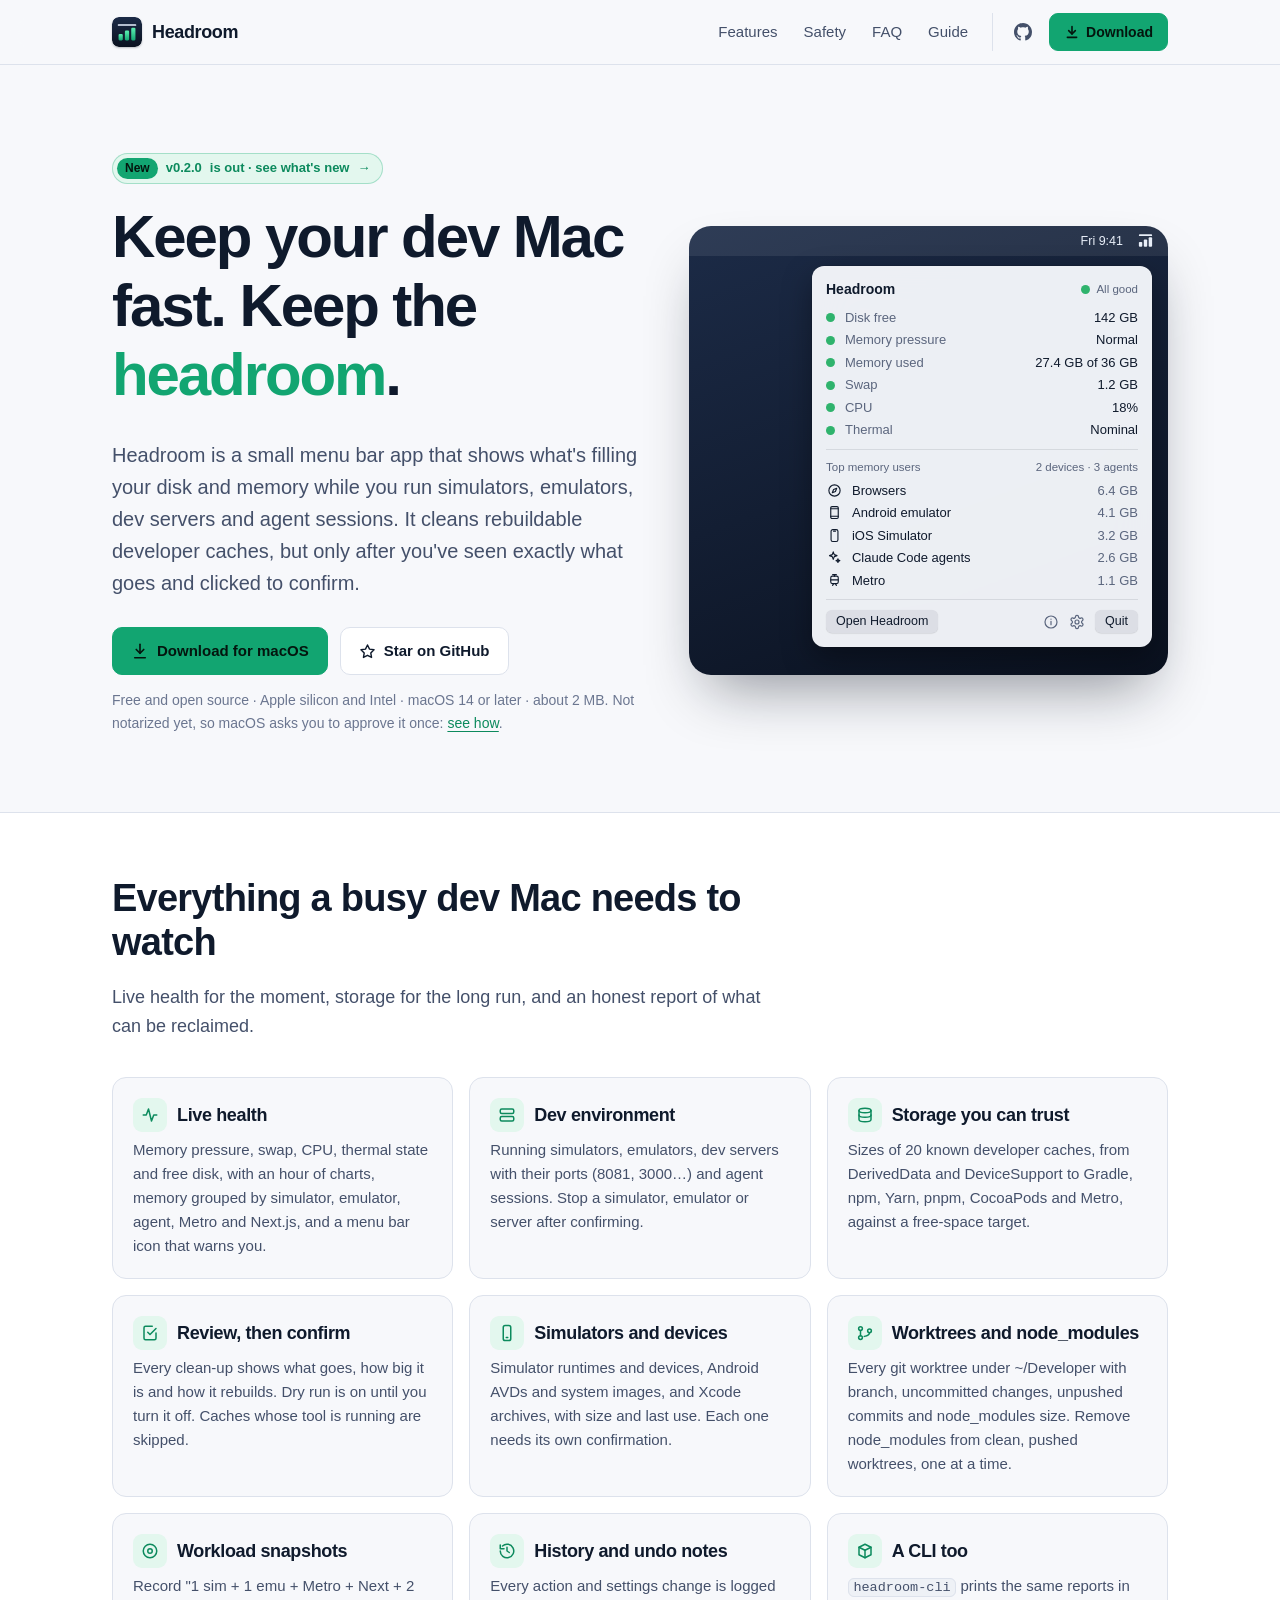
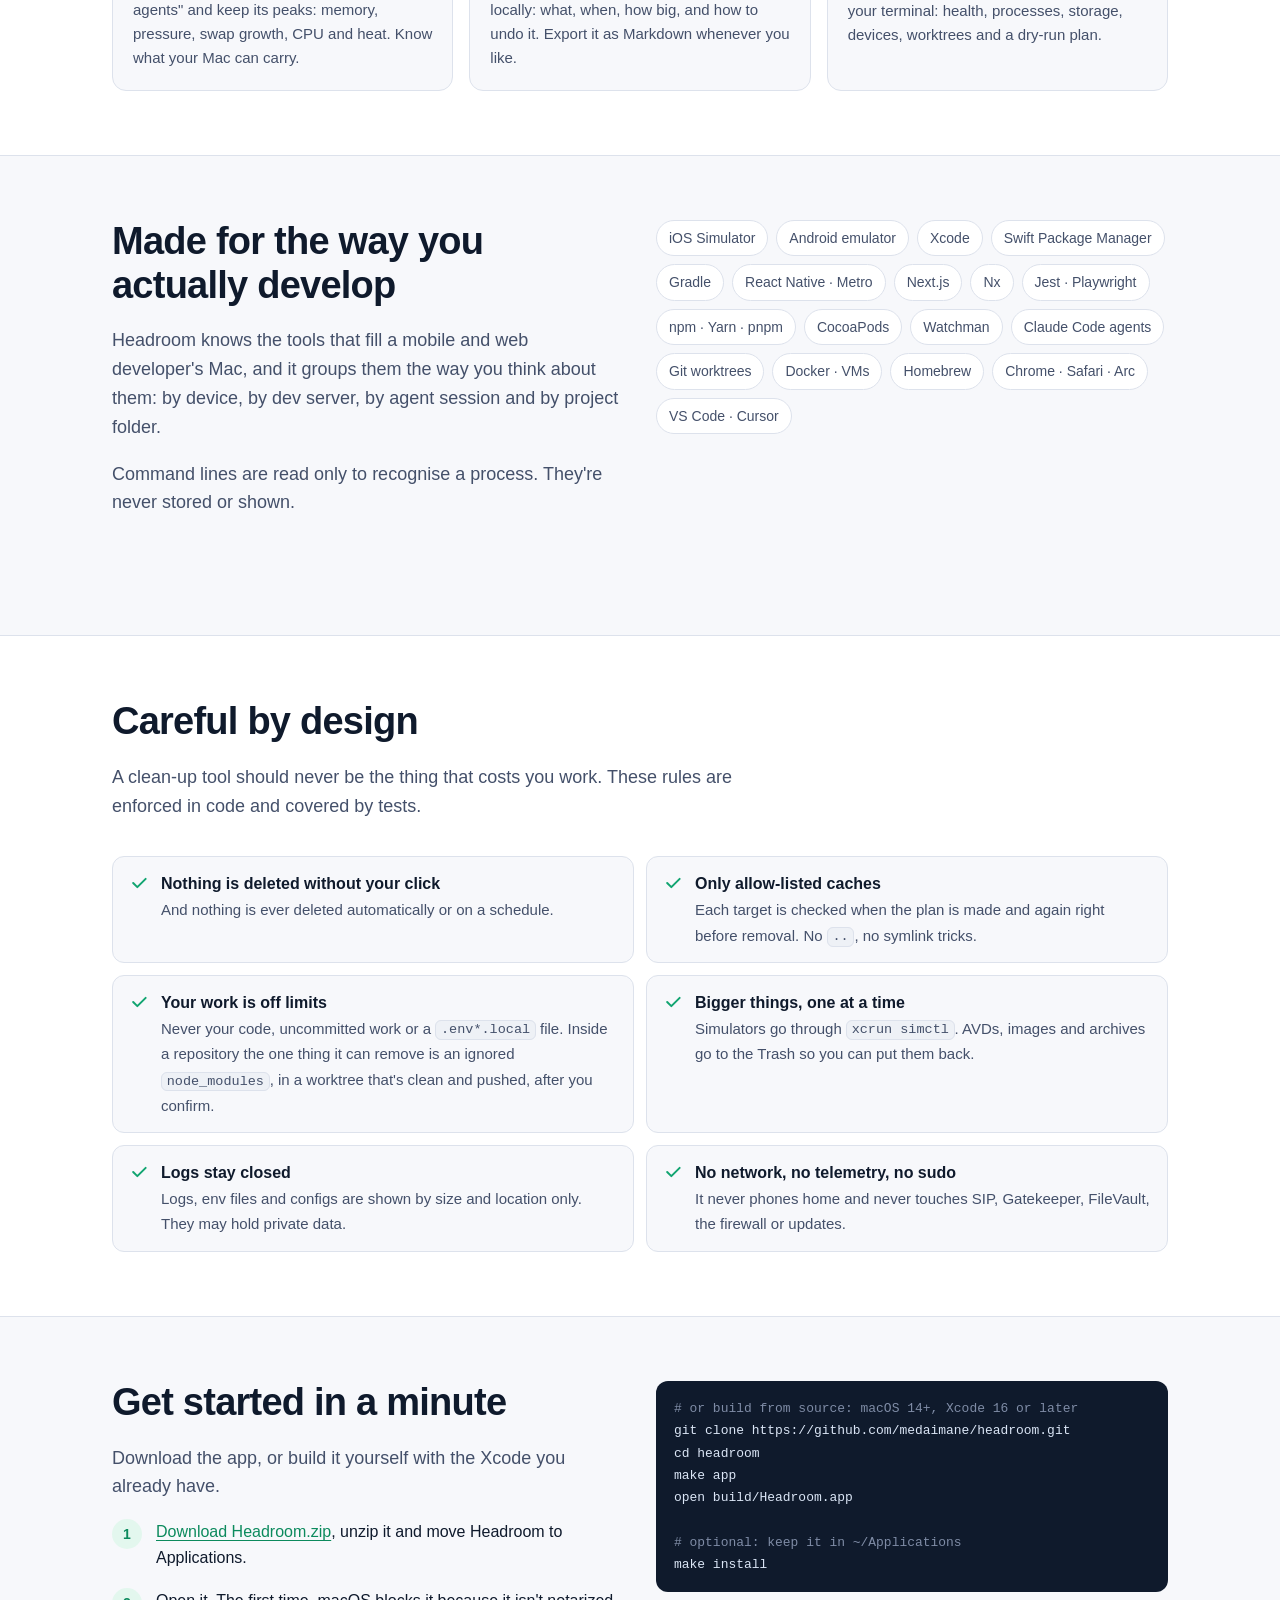
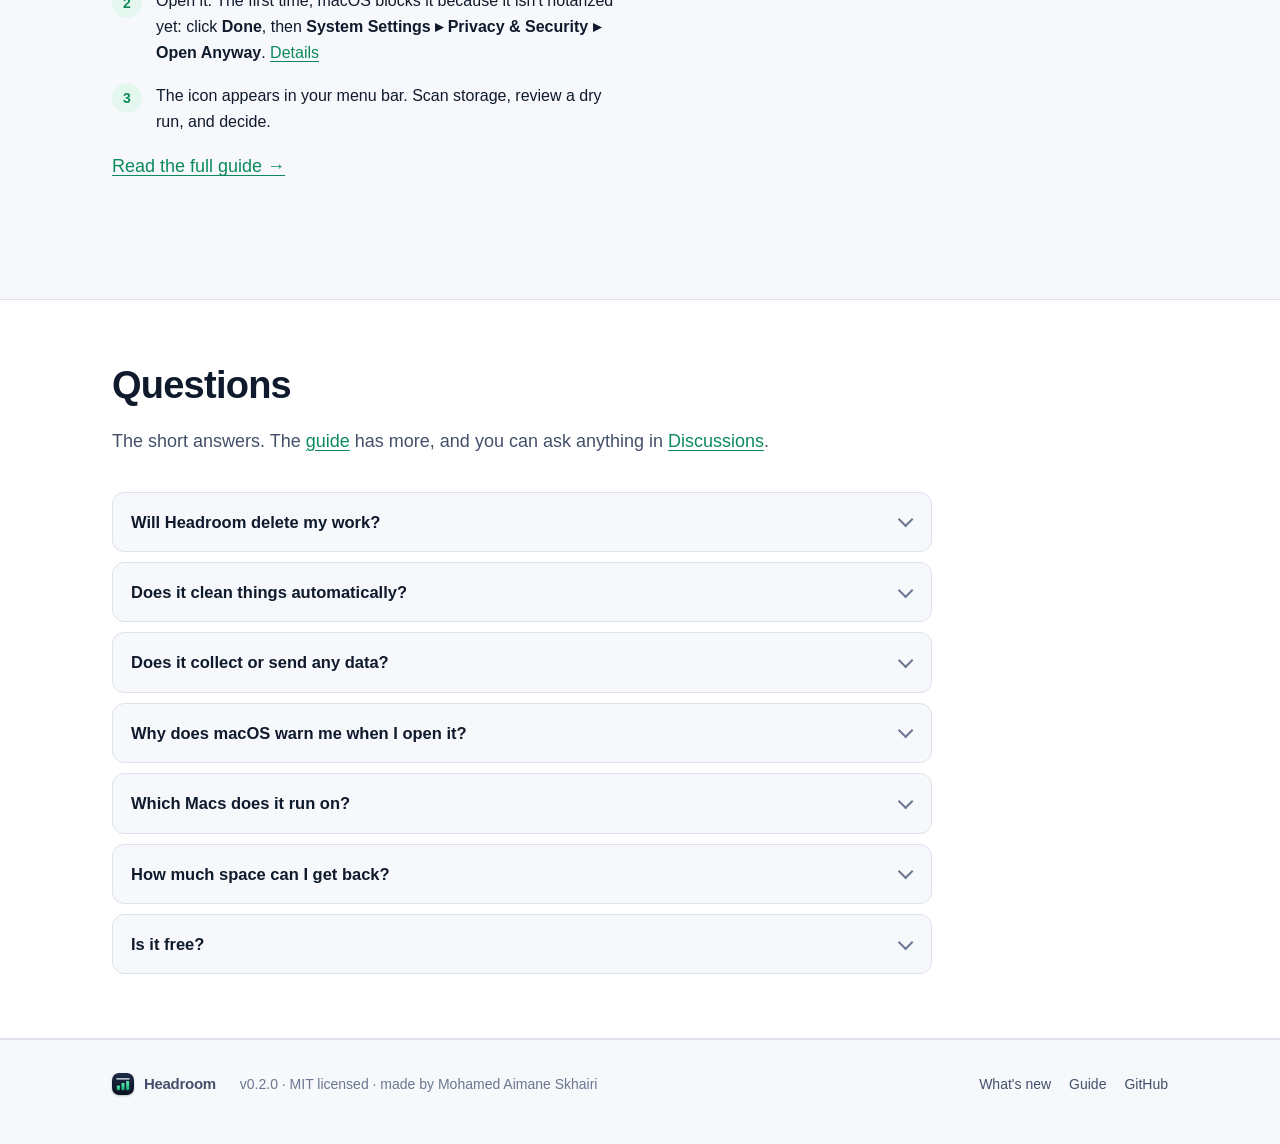
<file: docs/index.html>
<!doctype html>
<html lang="en">
<head>
  <meta charset="utf-8">
  <meta name="viewport" content="width=device-width, initial-scale=1">
  <title>Headroom: keep your dev Mac fast</title>
  <meta name="description" content="A small, free macOS menu bar app that shows what fills your disk and memory, and cleans rebuildable developer caches only after you review and confirm. No network, no telemetry.">
  <meta name="theme-color" content="#0a111f">
  <meta property="og:title" content="Headroom: keep your dev Mac fast">
  <meta property="og:description" content="Disk, memory and dev-cache health for macOS developers. Review-first clean-ups, no telemetry, MIT licensed.">
  <meta property="og:type" content="website">
  <meta property="og:url" content="https://medaimane.github.io/headroom/">
  <meta property="og:image" content="https://medaimane.github.io/headroom/assets/social-preview.png">
  <meta property="og:image:width" content="1280">
  <meta property="og:image:height" content="640">
  <meta property="og:image:alt" content="Headroom app icon with the tagline: Keep your dev Mac fast.">
  <meta name="twitter:card" content="summary_large_image">
  <link rel="icon" href="assets/mark.svg" type="image/svg+xml">
  <link rel="apple-touch-icon" href="assets/icon.svg">
  <link rel="stylesheet" href="assets/site.css">
</head>
<body>
  <header class="site-header">
    <div class="wrap">
      <a class="brand" href="./"><img src="assets/mark.svg" alt="">Headroom</a>
      <nav class="nav" aria-label="Main">
        <div class="nav-links">
          <a class="hide-sm" href="#features">Features</a>
          <a class="hide-sm" href="#safety">Safety</a>
          <a class="hide-sm" href="#faq">FAQ</a>
          <a href="guide/">Guide</a>
        </div>
        <div class="nav-actions">
          <a class="nav-icon" href="https://github.com/medaimane/headroom" aria-label="Headroom on GitHub" title="GitHub"><svg viewBox="0 0 16 16" width="18" height="18" fill="currentColor" aria-hidden="true"><path d="M8 0C3.58 0 0 3.58 0 8c0 3.54 2.29 6.53 5.47 7.59.4.07.55-.17.55-.38 0-.19-.01-.82-.01-1.49-2.01.37-2.53-.49-2.69-.94-.09-.23-.48-.94-.82-1.13-.28-.15-.68-.52-.01-.53.63-.01 1.08.58 1.23.82.72 1.21 1.87.87 2.33.66.07-.52.28-.87.51-1.07-1.78-.2-3.64-.89-3.64-3.95 0-.87.31-1.59.82-2.15-.08-.2-.36-1.02.08-2.12 0 0 .67-.21 2.2.82.64-.18 1.32-.27 2-.27.68 0 1.36.09 2 .27 1.53-1.04 2.2-.82 2.2-.82.44 1.1.16 1.92.08 2.12.51.56.82 1.27.82 2.15 0 3.07-1.87 3.75-3.65 3.95.29.25.54.73.54 1.48 0 1.07-.01 1.93-.01 2.2 0 .21.15.46.55.38A8.013 8.013 0 0016 8c0-4.42-3.58-8-8-8z"/></svg></a>
          <a class="btn primary btn-sm nav-download" aria-label="Download Headroom" href="https://github.com/medaimane/headroom/releases/latest/download/Headroom.zip"><svg viewBox="0 0 24 24" width="16" height="16" fill="none" stroke="currentColor" stroke-width="2.4" stroke-linecap="round" stroke-linejoin="round" aria-hidden="true"><path d="M12 4v11"/><path d="M7 10l5 5 5-5"/><path d="M5 20h14"/></svg><span class="label">Download</span></a>
        </div>
      </nav>
    </div>
  </header>

  <main>
    <section class="hero">
      <div class="wrap">
        <div>
          <a class="eyebrow" href="https://github.com/medaimane/headroom/blob/main/CHANGELOG.md"><span class="eyebrow-tag">New</span><span class="version" data-version="0.2.0">v0.2.0</span> is out · see what's new<span aria-hidden="true">→</span></a>
          <h1>Keep your dev Mac fast. Keep the <span class="room">headroom</span>.</h1>
          <p class="lede">Headroom is a small menu bar app that shows what's filling your disk and memory while you run simulators, emulators, dev servers and agent sessions. It cleans rebuildable developer caches, but only after you've seen exactly what goes and clicked to confirm.</p>
          <div class="cta">
            <a class="btn primary" href="https://github.com/medaimane/headroom/releases/latest/download/Headroom.zip"><svg width="18" height="18" viewBox="0 0 24 24" fill="none" stroke="currentColor" stroke-width="2.2" stroke-linecap="round" stroke-linejoin="round" aria-hidden="true"><path d="M12 3v12"/><path d="M7 10l5 5 5-5"/><path d="M5 21h14"/></svg>Download for macOS</a>
            <a class="btn" href="https://github.com/medaimane/headroom"><svg viewBox="0 0 24 24" width="17" height="17" fill="none" stroke="currentColor" stroke-width="2" stroke-linejoin="round" aria-hidden="true"><path d="M12 2.8l2.85 5.78 6.38.93-4.62 4.5 1.09 6.35L12 17.36l-5.7 3 1.09-6.35-4.62-4.5 6.38-.93z"/></svg>Star on GitHub</a>
          </div>
          <p class="fine">Free and open source · Apple silicon and Intel · macOS 14 or later · about 2 MB. Not notarized yet, so macOS asks you to approve it once: <a href="guide/#first-launch">see how</a>.</p>
        </div>

        <div class="mock" role="img" aria-label="The Headroom menu bar panel: disk free, memory pressure, memory used, swap, CPU and thermal state, then the five biggest memory users grouped by what's running">
          <div class="mock-bar">
            <span>Fri 9:41</span>
            <svg viewBox="0 0 18 18" fill="currentColor" aria-hidden="true"><rect x="2" y="2.5" width="14" height="1.8" rx="0.9"/><rect x="2" y="10.5" width="3.6" height="5" rx="1"/><rect x="7.2" y="7.9" width="3.6" height="7.6" rx="1"/><rect x="12.4" y="5.5" width="3.6" height="10" rx="1"/></svg>
          </div>
          <div class="mock-panel">
            <div class="mp-head"><b>Headroom</b><span><i class="sd"></i>All good</span></div>
            <div class="mp-grid">
                <i class="sd"></i><span>Disk free</span><span>142 GB</span>
                <i class="sd"></i><span>Memory pressure</span><span>Normal</span>
                <i class="sd"></i><span>Memory used</span><span>27.4 GB of 36 GB</span>
                <i class="sd"></i><span>Swap</span><span>1.2 GB</span>
                <i class="sd"></i><span>CPU</span><span>18%</span>
                <i class="sd"></i><span>Thermal</span><span>Nominal</span>
            </div>
            <hr>
            <div class="mp-sub"><span>Top memory users</span><span>2 devices · 3 agents</span></div>
            <div class="mp-groups">
                <div class="mp-group"><svg viewBox="0 0 24 24" fill="none" stroke="currentColor" stroke-width="1.8" stroke-linecap="round" stroke-linejoin="round" aria-hidden="true"><circle cx="12" cy="12" r="9"/><path d="M15.5 8.5l-2 5-5 2 2-5z"/></svg><span>Browsers</span><span>6.4 GB</span></div>
                <div class="mp-group"><svg viewBox="0 0 24 24" fill="none" stroke="currentColor" stroke-width="1.8" stroke-linecap="round" stroke-linejoin="round" aria-hidden="true"><rect x="6" y="2.5" width="12" height="19" rx="2"/><path d="M6 6h12M6 18h12"/></svg><span>Android emulator</span><span>4.1 GB</span></div>
                <div class="mp-group"><svg viewBox="0 0 24 24" fill="none" stroke="currentColor" stroke-width="1.8" stroke-linecap="round" stroke-linejoin="round" aria-hidden="true"><rect x="6.5" y="2.5" width="11" height="19" rx="2.8"/><path d="M10.5 5h3"/></svg><span>iOS Simulator</span><span>3.2 GB</span></div>
                <div class="mp-group"><svg viewBox="0 0 24 24" fill="none" stroke="currentColor" stroke-width="1.8" stroke-linecap="round" stroke-linejoin="round" aria-hidden="true"><path d="M10 3l1.6 4.4L16 9l-4.4 1.6L10 15l-1.6-4.4L4 9l4.4-1.6z"/><path d="M17.5 14l.8 2.2 2.2.8-2.2.8-.8 2.2-.8-2.2-2.2-.8 2.2-.8z"/></svg><span>Claude Code agents</span><span>2.6 GB</span></div>
                <div class="mp-group"><svg viewBox="0 0 24 24" fill="none" stroke="currentColor" stroke-width="1.8" stroke-linecap="round" stroke-linejoin="round" aria-hidden="true"><rect x="6" y="5" width="12" height="12" rx="2.5"/><path d="M6 11h12M9 20l1.5-3M15 20l-1.5-3M9 2.5h6M12 2.5V5"/></svg><span>Metro</span><span>1.1 GB</span></div>
            </div>
            <hr>
            <div class="mp-foot"><span class="mp-btn">Open Headroom</span><span class="mp-spacer"></span><svg viewBox="0 0 24 24" fill="none" stroke="currentColor" stroke-width="1.8" stroke-linecap="round" stroke-linejoin="round" aria-hidden="true"><circle cx="12" cy="12" r="9"/><path d="M12 11v5M12 7.6v.1"/></svg><svg viewBox="0 0 24 24" fill="none" stroke="currentColor" stroke-width="1.8" stroke-linecap="round" stroke-linejoin="round" aria-hidden="true"><path d="M12.22 2h-.44a2 2 0 0 0-2 2v.18a2 2 0 0 1-1 1.73l-.43.25a2 2 0 0 1-2 0l-.15-.08a2 2 0 0 0-2.73.73l-.22.38a2 2 0 0 0 .73 2.73l.15.1a2 2 0 0 1 1 1.72v.51a2 2 0 0 1-1 1.74l-.15.09a2 2 0 0 0-.73 2.73l.22.38a2 2 0 0 0 2.73.73l.15-.08a2 2 0 0 1 2 0l.43.25a2 2 0 0 1 1 1.73V20a2 2 0 0 0 2 2h.44a2 2 0 0 0 2-2v-.18a2 2 0 0 1 1-1.73l.43-.25a2 2 0 0 1 2 0l.15.08a2 2 0 0 0 2.73-.73l.22-.39a2 2 0 0 0-.73-2.73l-.15-.08a2 2 0 0 1-1-1.74v-.5a2 2 0 0 1 1-1.74l.15-.09a2 2 0 0 0 .73-2.73l-.22-.38a2 2 0 0 0-2.73-.73l-.15.08a2 2 0 0 1-2 0l-.43-.25a2 2 0 0 1-1-1.73V4a2 2 0 0 0-2-2z"/><circle cx="12" cy="12" r="3"/></svg><span class="mp-btn">Quit</span></div>
          </div>
        </div>
      </div>
    </section>

    <section class="band alt" id="features">
      <div class="wrap">
        <div class="section-head">
          <h2>Everything a busy dev Mac needs to watch</h2>
          <p>Live health for the moment, storage for the long run, and an honest report of what can be reclaimed.</p>
        </div>
        <div class="grid three">
          <article class="card">
            <h3><span class="icon"><svg viewBox="0 0 24 24" fill="none" stroke="currentColor" stroke-width="2" stroke-linecap="round" stroke-linejoin="round"><path d="M3 12h4l3-8 4 16 3-8h4"/></svg></span>Live health</h3>
            <p>Memory pressure, swap, CPU, thermal state and free disk, with an hour of charts, memory grouped by simulator, emulator, agent, Metro and Next.js, and a menu bar icon that warns you.</p>
          </article>
          <article class="card">
            <h3><span class="icon"><svg viewBox="0 0 24 24" fill="none" stroke="currentColor" stroke-width="2" stroke-linecap="round" stroke-linejoin="round"><rect x="3" y="4" width="18" height="6" rx="2"/><rect x="3" y="14" width="18" height="6" rx="2"/></svg></span>Dev environment</h3>
            <p>Running simulators, emulators, dev servers with their ports (8081, 3000…) and agent sessions. Stop a simulator, emulator or server after confirming.</p>
          </article>
          <article class="card">
            <h3><span class="icon"><svg viewBox="0 0 24 24" fill="none" stroke="currentColor" stroke-width="2" stroke-linecap="round" stroke-linejoin="round"><ellipse cx="12" cy="6" rx="8" ry="3"/><path d="M4 6v12c0 1.7 3.6 3 8 3s8-1.3 8-3V6"/><path d="M4 12c0 1.7 3.6 3 8 3s8-1.3 8-3"/></svg></span>Storage you can trust</h3>
            <p>Sizes of 20 known developer caches, from DerivedData and DeviceSupport to Gradle, npm, Yarn, pnpm, CocoaPods and Metro, against a free-space target.</p>
          </article>
          <article class="card">
            <h3><span class="icon"><svg viewBox="0 0 24 24" fill="none" stroke="currentColor" stroke-width="2" stroke-linecap="round" stroke-linejoin="round"><path d="M9 11l3 3 8-8"/><path d="M20 12v7a2 2 0 0 1-2 2H6a2 2 0 0 1-2-2V5a2 2 0 0 1 2-2h9"/></svg></span>Review, then confirm</h3>
            <p>Every clean-up shows what goes, how big it is and how it rebuilds. Dry run is on until you turn it off. Caches whose tool is running are skipped.</p>
          </article>
          <article class="card">
            <h3><span class="icon"><svg viewBox="0 0 24 24" fill="none" stroke="currentColor" stroke-width="2" stroke-linecap="round" stroke-linejoin="round"><rect x="7" y="2" width="10" height="20" rx="2.5"/><path d="M11 18h2"/></svg></span>Simulators and devices</h3>
            <p>Simulator runtimes and devices, Android AVDs and system images, and Xcode archives, with size and last use. Each one needs its own confirmation.</p>
          </article>
          <article class="card">
            <h3><span class="icon"><svg viewBox="0 0 24 24" fill="none" stroke="currentColor" stroke-width="2" stroke-linecap="round" stroke-linejoin="round"><circle cx="6" cy="6" r="2.5"/><circle cx="6" cy="18" r="2.5"/><circle cx="18" cy="9" r="2.5"/><path d="M6 8.5v7"/><path d="M18 11.5c0 3-3 4-7 5"/></svg></span>Worktrees and node_modules</h3>
            <p>Every git worktree under ~/Developer with branch, uncommitted changes, unpushed commits and node_modules size. Remove node_modules from clean, pushed worktrees, one at a time.</p>
          </article>
          <article class="card">
            <h3><span class="icon"><svg viewBox="0 0 24 24" fill="none" stroke="currentColor" stroke-width="2" stroke-linecap="round" stroke-linejoin="round"><circle cx="12" cy="12" r="9"/><circle cx="12" cy="12" r="3"/></svg></span>Workload snapshots</h3>
            <p>Record "1 sim + 1 emu + Metro + Next + 2 agents" and keep its peaks: memory, pressure, swap growth, CPU and heat. Know what your Mac can carry.</p>
          </article>
          <article class="card">
            <h3><span class="icon"><svg viewBox="0 0 24 24" fill="none" stroke="currentColor" stroke-width="2" stroke-linecap="round" stroke-linejoin="round"><path d="M3 12a9 9 0 1 0 3-6.7"/><path d="M3 4v5h5"/><path d="M12 7v5l3 2"/></svg></span>History and undo notes</h3>
            <p>Every action and settings change is logged locally: what, when, how big, and how to undo it. Export it as Markdown whenever you like.</p>
          </article>
          <article class="card">
            <h3><span class="icon"><svg viewBox="0 0 24 24" fill="none" stroke="currentColor" stroke-width="2" stroke-linecap="round" stroke-linejoin="round"><path d="M4 17V7l8-4 8 4v10l-8 4z"/><path d="M4 7l8 4 8-4"/><path d="M12 11v10"/></svg></span>A CLI too</h3>
            <p><code>headroom-cli</code> prints the same reports in your terminal: health, processes, storage, devices, worktrees and a dry-run plan.</p>
          </article>
        </div>
      </div>
    </section>

    <section class="band">
      <div class="wrap split">
        <div class="section-head">
          <h2>Made for the way you actually develop</h2>
          <p>Headroom knows the tools that fill a mobile and web developer's Mac, and it groups them the way you think about them: by device, by dev server, by agent session and by project folder.</p>
          <p class="fine">Command lines are read only to recognise a process. They're never stored or shown.</p>
        </div>
        <div class="chips" aria-label="Recognised tools">
          <span class="chip">iOS Simulator</span><span class="chip">Android emulator</span><span class="chip">Xcode</span><span class="chip">Swift Package Manager</span><span class="chip">Gradle</span><span class="chip">React Native · Metro</span><span class="chip">Next.js</span><span class="chip">Nx</span><span class="chip">Jest · Playwright</span><span class="chip">npm · Yarn · pnpm</span><span class="chip">CocoaPods</span><span class="chip">Watchman</span><span class="chip">Claude Code agents</span><span class="chip">Git worktrees</span><span class="chip">Docker · VMs</span><span class="chip">Homebrew</span><span class="chip">Chrome · Safari · Arc</span><span class="chip">VS Code · Cursor</span>
        </div>
      </div>
    </section>

    <section class="band alt" id="safety">
      <div class="wrap">
        <div class="section-head">
          <h2>Careful by design</h2>
          <p>A clean-up tool should never be the thing that costs you work. These rules are enforced in code and covered by tests.</p>
        </div>
        <ul class="rules">
          <li><svg viewBox="0 0 24 24" fill="none" stroke="currentColor" stroke-width="2.4" stroke-linecap="round" stroke-linejoin="round"><path d="M5 12l5 5L20 7"/></svg><div><b>Nothing is deleted without your click</b><span>And nothing is ever deleted automatically or on a schedule.</span></div></li>
          <li><svg viewBox="0 0 24 24" fill="none" stroke="currentColor" stroke-width="2.4" stroke-linecap="round" stroke-linejoin="round"><path d="M5 12l5 5L20 7"/></svg><div><b>Only allow-listed caches</b><span>Each target is checked when the plan is made and again right before removal. No <code>..</code>, no symlink tricks.</span></div></li>
          <li><svg viewBox="0 0 24 24" fill="none" stroke="currentColor" stroke-width="2.4" stroke-linecap="round" stroke-linejoin="round"><path d="M5 12l5 5L20 7"/></svg><div><b>Your work is off limits</b><span>Never your code, uncommitted work or a <code>.env*.local</code> file. Inside a repository the one thing it can remove is an ignored <code>node_modules</code>, in a worktree that's clean and pushed, after you confirm.</span></div></li>
          <li><svg viewBox="0 0 24 24" fill="none" stroke="currentColor" stroke-width="2.4" stroke-linecap="round" stroke-linejoin="round"><path d="M5 12l5 5L20 7"/></svg><div><b>Bigger things, one at a time</b><span>Simulators go through <code>xcrun simctl</code>. AVDs, images and archives go to the Trash so you can put them back.</span></div></li>
          <li><svg viewBox="0 0 24 24" fill="none" stroke="currentColor" stroke-width="2.4" stroke-linecap="round" stroke-linejoin="round"><path d="M5 12l5 5L20 7"/></svg><div><b>Logs stay closed</b><span>Logs, env files and configs are shown by size and location only. They may hold private data.</span></div></li>
          <li><svg viewBox="0 0 24 24" fill="none" stroke="currentColor" stroke-width="2.4" stroke-linecap="round" stroke-linejoin="round"><path d="M5 12l5 5L20 7"/></svg><div><b>No network, no telemetry, no sudo</b><span>It never phones home and never touches SIP, Gatekeeper, FileVault, the firewall or updates.</span></div></li>
        </ul>
      </div>
    </section>

    <section class="band" id="get-started">
      <div class="wrap split">
        <div class="section-head">
          <h2>Get started in a minute</h2>
          <p>Download the app, or build it yourself with the Xcode you already have.</p>
          <ol class="steps">
            <li><a href="https://github.com/medaimane/headroom/releases/latest/download/Headroom.zip">Download Headroom.zip</a>, unzip it and move Headroom to Applications.</li>
            <li>Open it. The first time, macOS blocks it because it isn't notarized yet: click <strong>Done</strong>, then <strong>System Settings ▸ Privacy &amp; Security ▸ Open Anyway</strong>. <a href="guide/#first-launch">Details</a></li>
            <li>The icon appears in your menu bar. Scan storage, review a dry run, and decide.</li>
          </ol>
          <p><a href="guide/">Read the full guide →</a></p>
        </div>
        <pre><code><span class="c"># or build from source: macOS 14+, Xcode 16 or later</span>
git clone https://github.com/medaimane/headroom.git
cd headroom
make app
open build/Headroom.app

<span class="c"># optional: keep it in ~/Applications</span>
make install</code></pre>
      </div>
    </section>
    <section class="band alt" id="faq">
      <div class="wrap">
        <div class="section-head">
          <h2>Questions</h2>
          <p>The short answers. The <a href="guide/#faq">guide</a> has more, and you can ask anything in <a href="https://github.com/medaimane/headroom/discussions">Discussions</a>.</p>
        </div>
        <div class="faq">
          <details>
            <summary>Will Headroom delete my work?</summary>
            <p>No. It only cleans developer caches from a fixed list, all of which their tools rebuild by themselves. It never touches your code, uncommitted work or any <code>.env*.local</code> file. Inside a repository, the only thing it can remove is a <code>node_modules</code> folder that git ignores, in a worktree that's clean and pushed with nothing running from it, and only after you confirm. Every clean-up first shows what goes, how big it is and how it rebuilds, and waits for your click. Dry run is on until you turn it off.</p>
          </details>
          <details>
            <summary>Does it clean things automatically?</summary>
            <p>No. There are no automatic or scheduled deletions. Headroom warns you when disk, memory or swap gets tight, and you decide what to do.</p>
          </details>
          <details>
            <summary>Does it collect or send any data?</summary>
            <p>No. Headroom makes no network calls and has no telemetry. Its settings and history stay in <code>~/Library/Application Support/Headroom</code> on your Mac. Logs, env files and configs are never opened; they're shown by size only.</p>
          </details>
          <details>
            <summary>Why does macOS warn me when I open it?</summary>
            <p>The download is signed but not yet notarized by Apple, which needs a paid developer account. Approve it once in System Settings ▸ Privacy &amp; Security ▸ Open Anyway, and it opens normally after that. <a href="guide/#first-launch">See the steps</a>, or <a href="guide/#install">build it yourself</a> from source.</p>
          </details>
          <details>
            <summary>Which Macs does it run on?</summary>
            <p>macOS 14 Sonoma or later, on Apple silicon and Intel. It's a native SwiftUI app that uses about 20 MB of memory.</p>
          </details>
          <details>
            <summary>How much space can I get back?</summary>
            <p>It depends on your tools. On a Mac used for iOS, Android and JavaScript work it's often tens of gigabytes, mostly Xcode DerivedData, Gradle caches and old simulators. The Storage page shows your exact numbers before anything happens.</p>
          </details>
          <details>
            <summary>Is it free?</summary>
            <p>Yes. Headroom is free and open source under the MIT license. The code is on <a href="https://github.com/medaimane/headroom">GitHub</a>, and contributions are welcome: see <a href="https://github.com/medaimane/headroom/blob/main/CONTRIBUTING.md">CONTRIBUTING.md</a>.</p>
          </details>
        </div>
      </div>
    </section>
  </main>

  <footer class="site-footer">
    <div class="wrap">
      <a class="brand" href="./"><img src="assets/mark.svg" alt="">Headroom</a>
      <span><span class="version" data-version="0.2.0">v0.2.0</span> · MIT licensed · made by Mohamed Aimane Skhairi</span>
      <nav aria-label="Footer">
        <a href="https://github.com/medaimane/headroom/blob/main/CHANGELOG.md">What's new</a>
        <a href="guide/">Guide</a>
        <a href="https://github.com/medaimane/headroom">GitHub</a>
      </nav>
    </div>
  </footer>
</body>
</html>
</file>
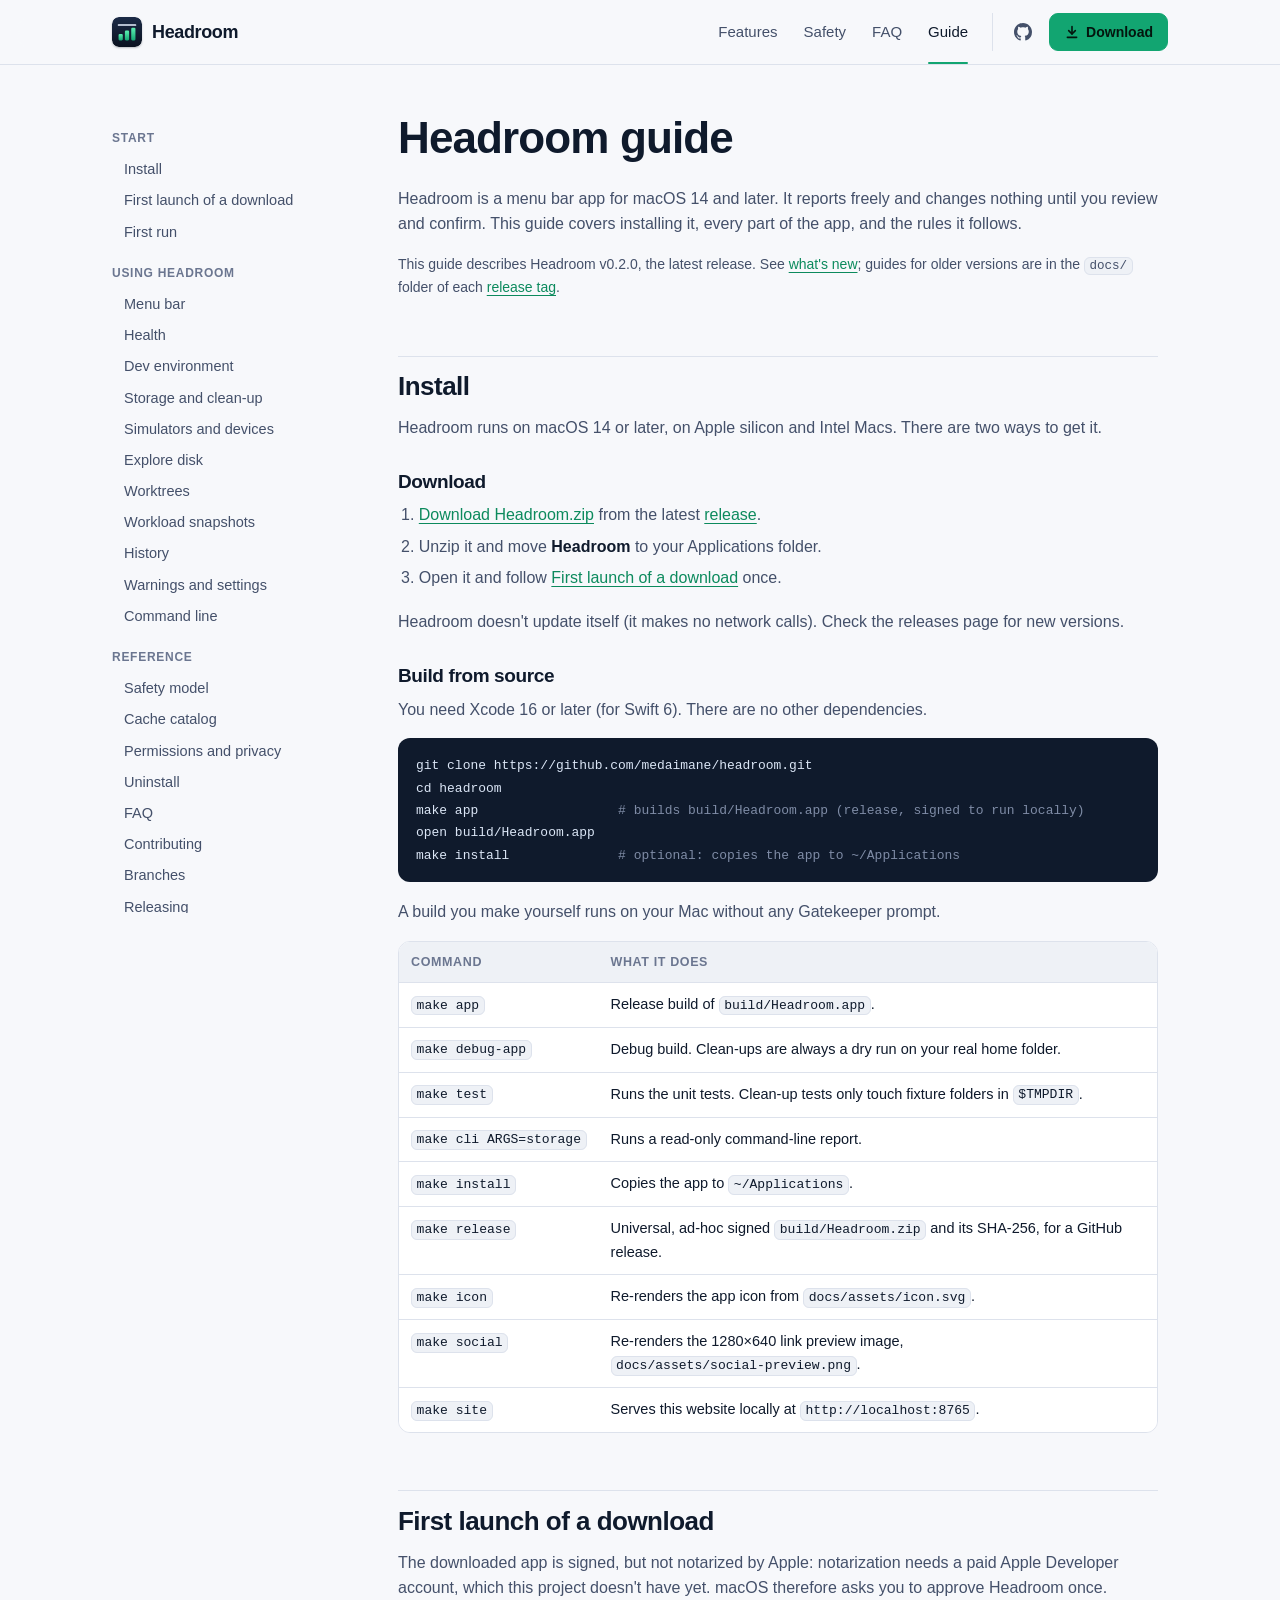
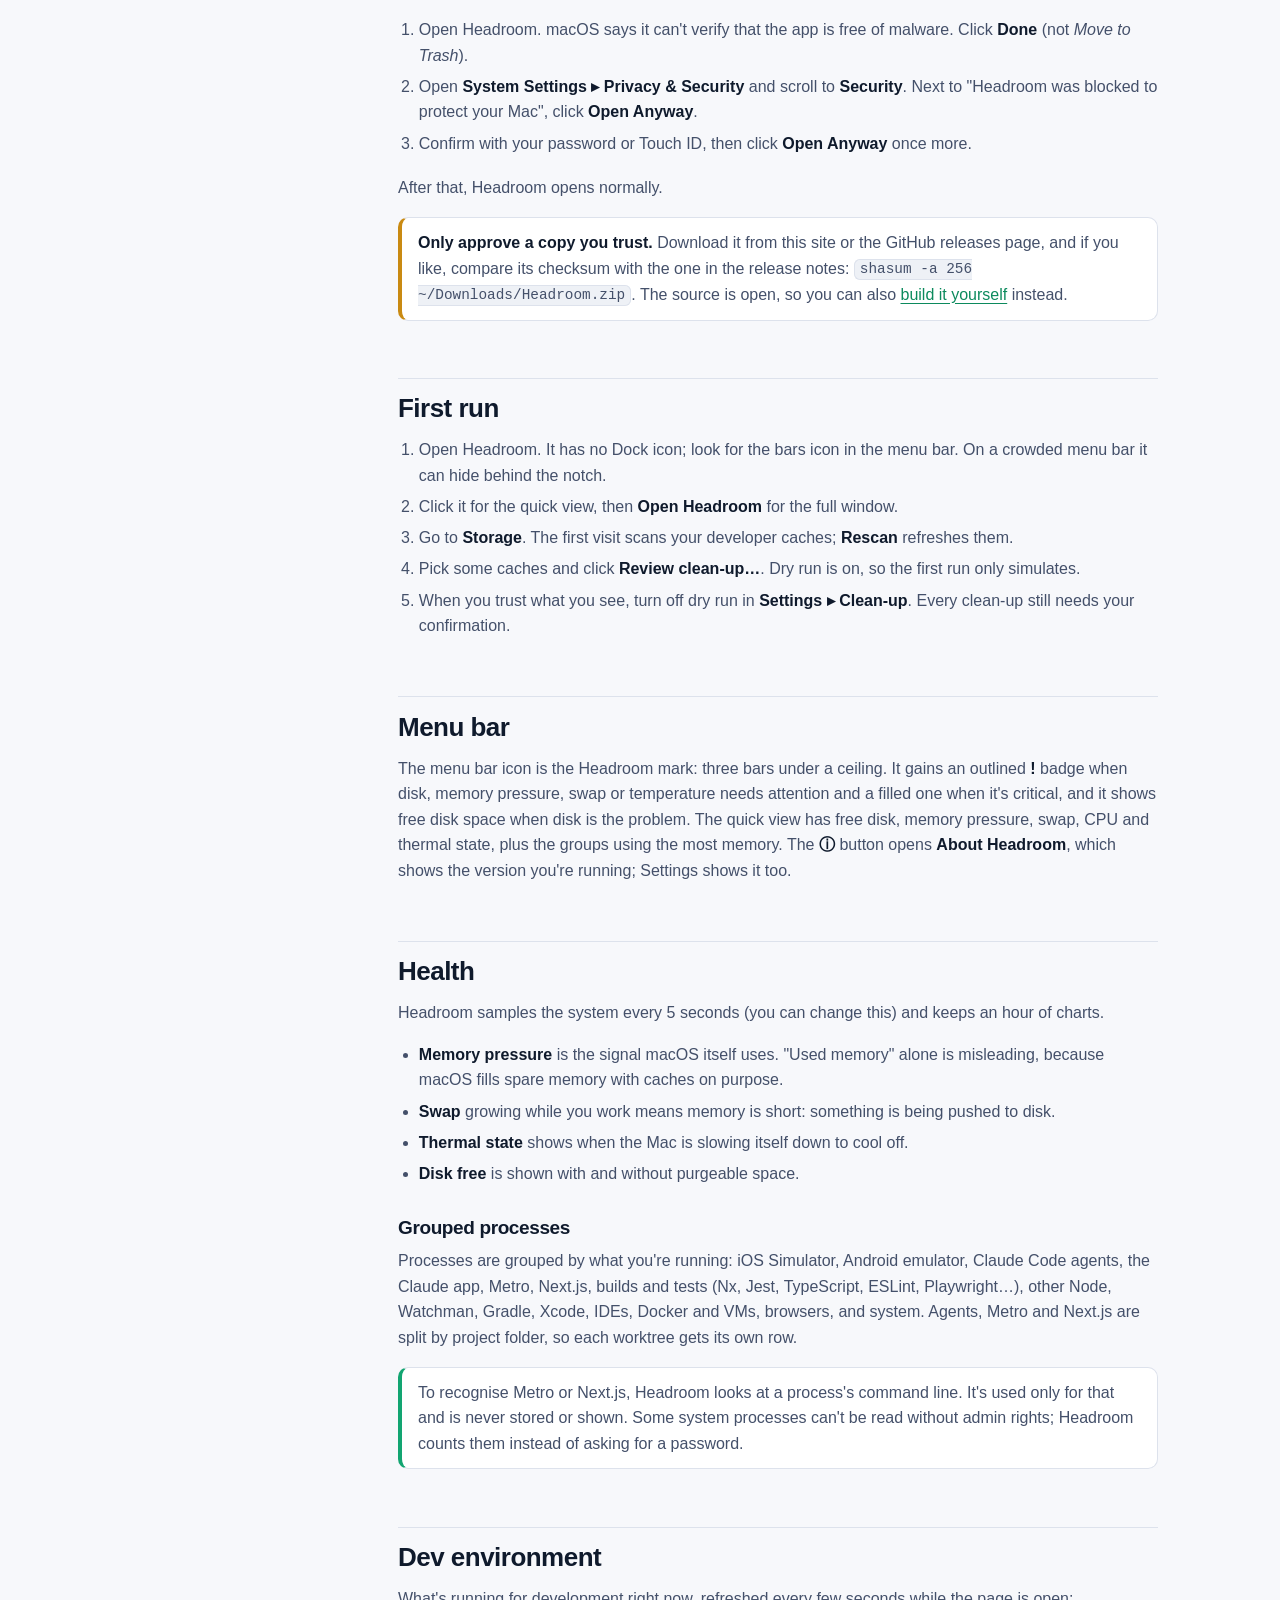
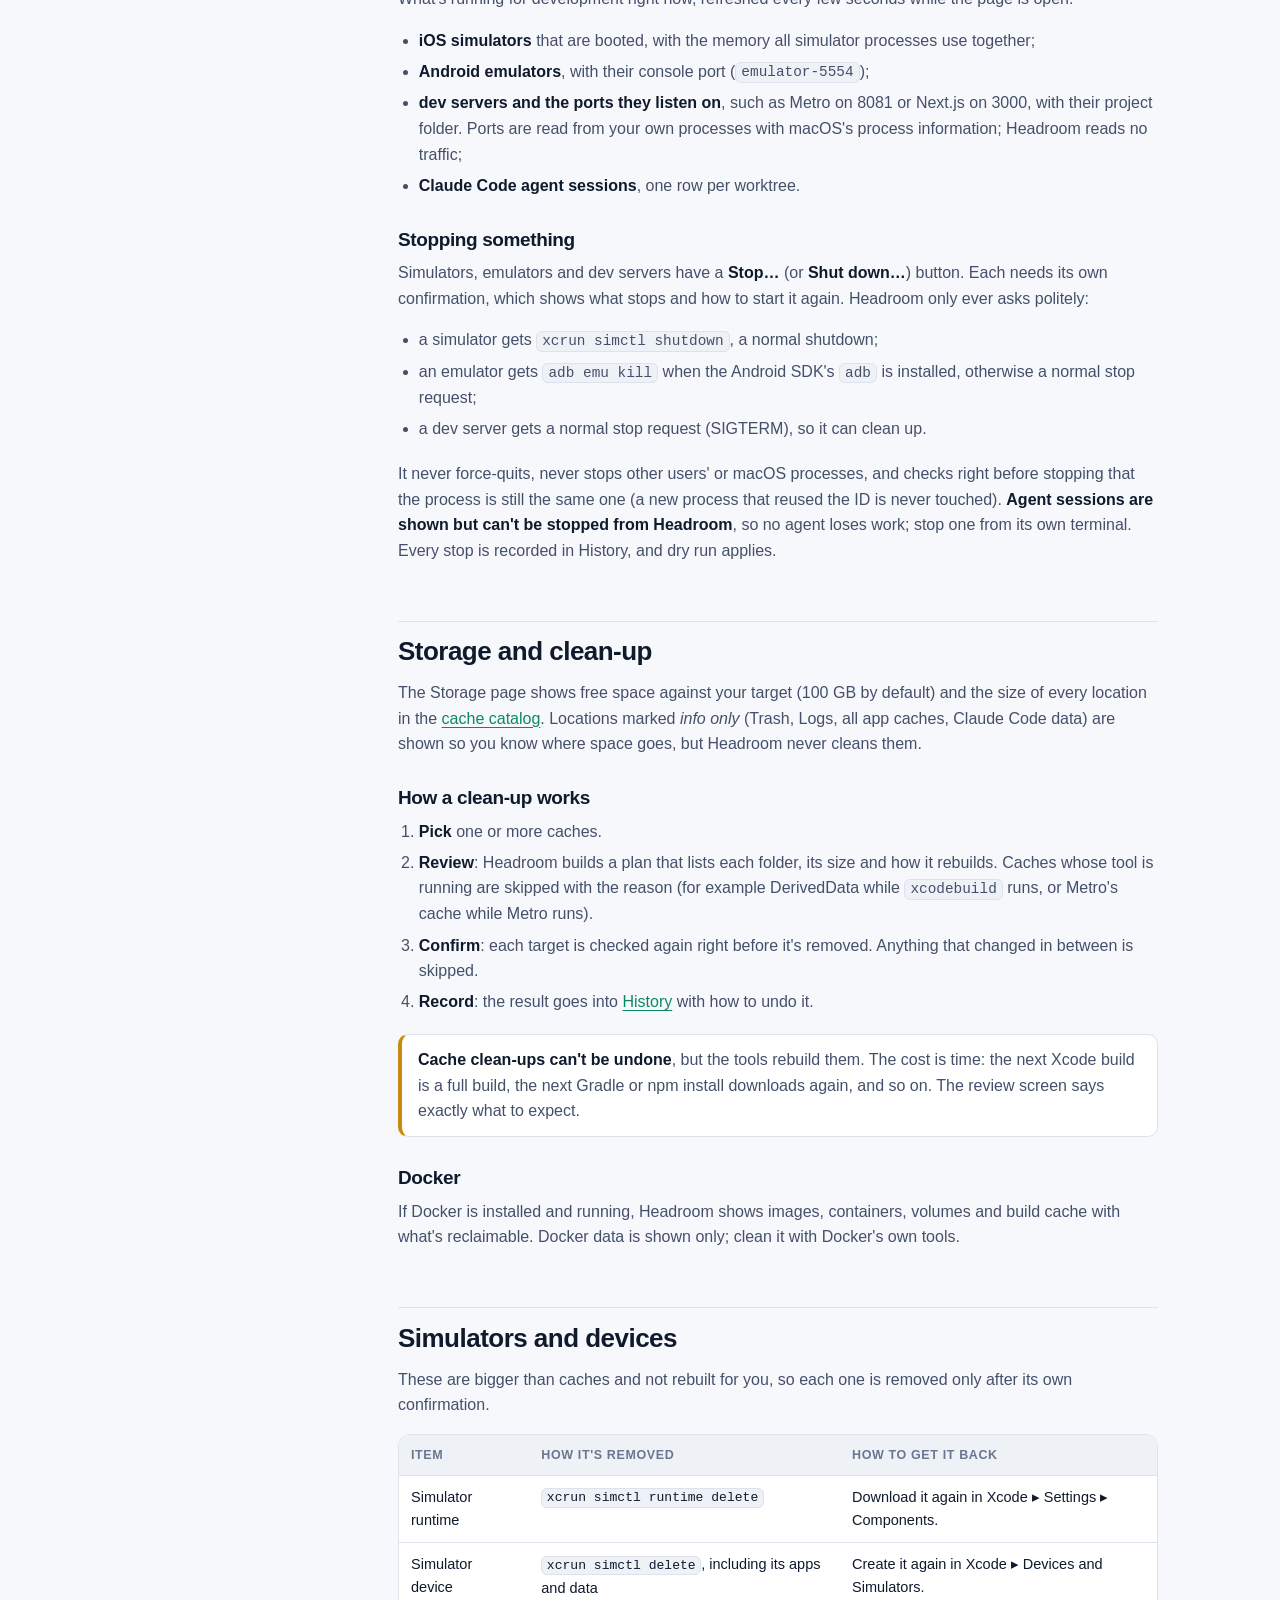
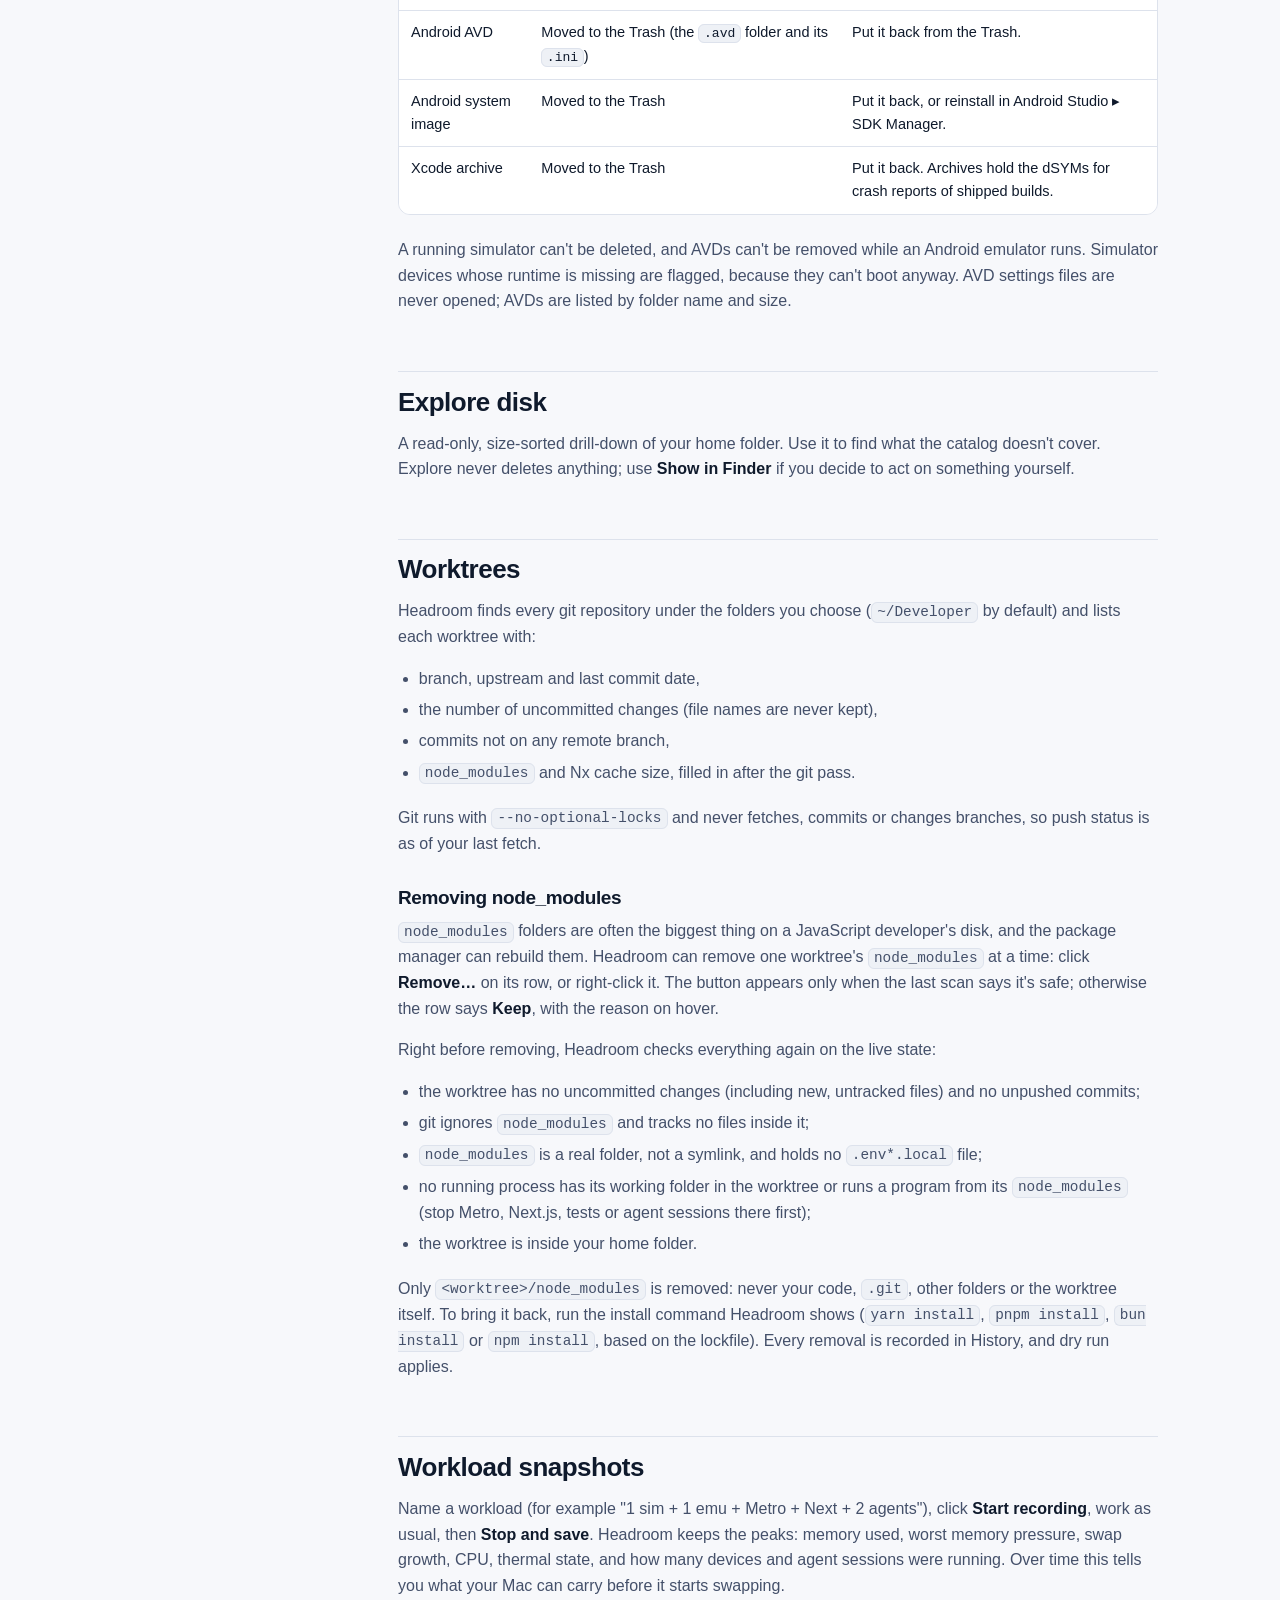
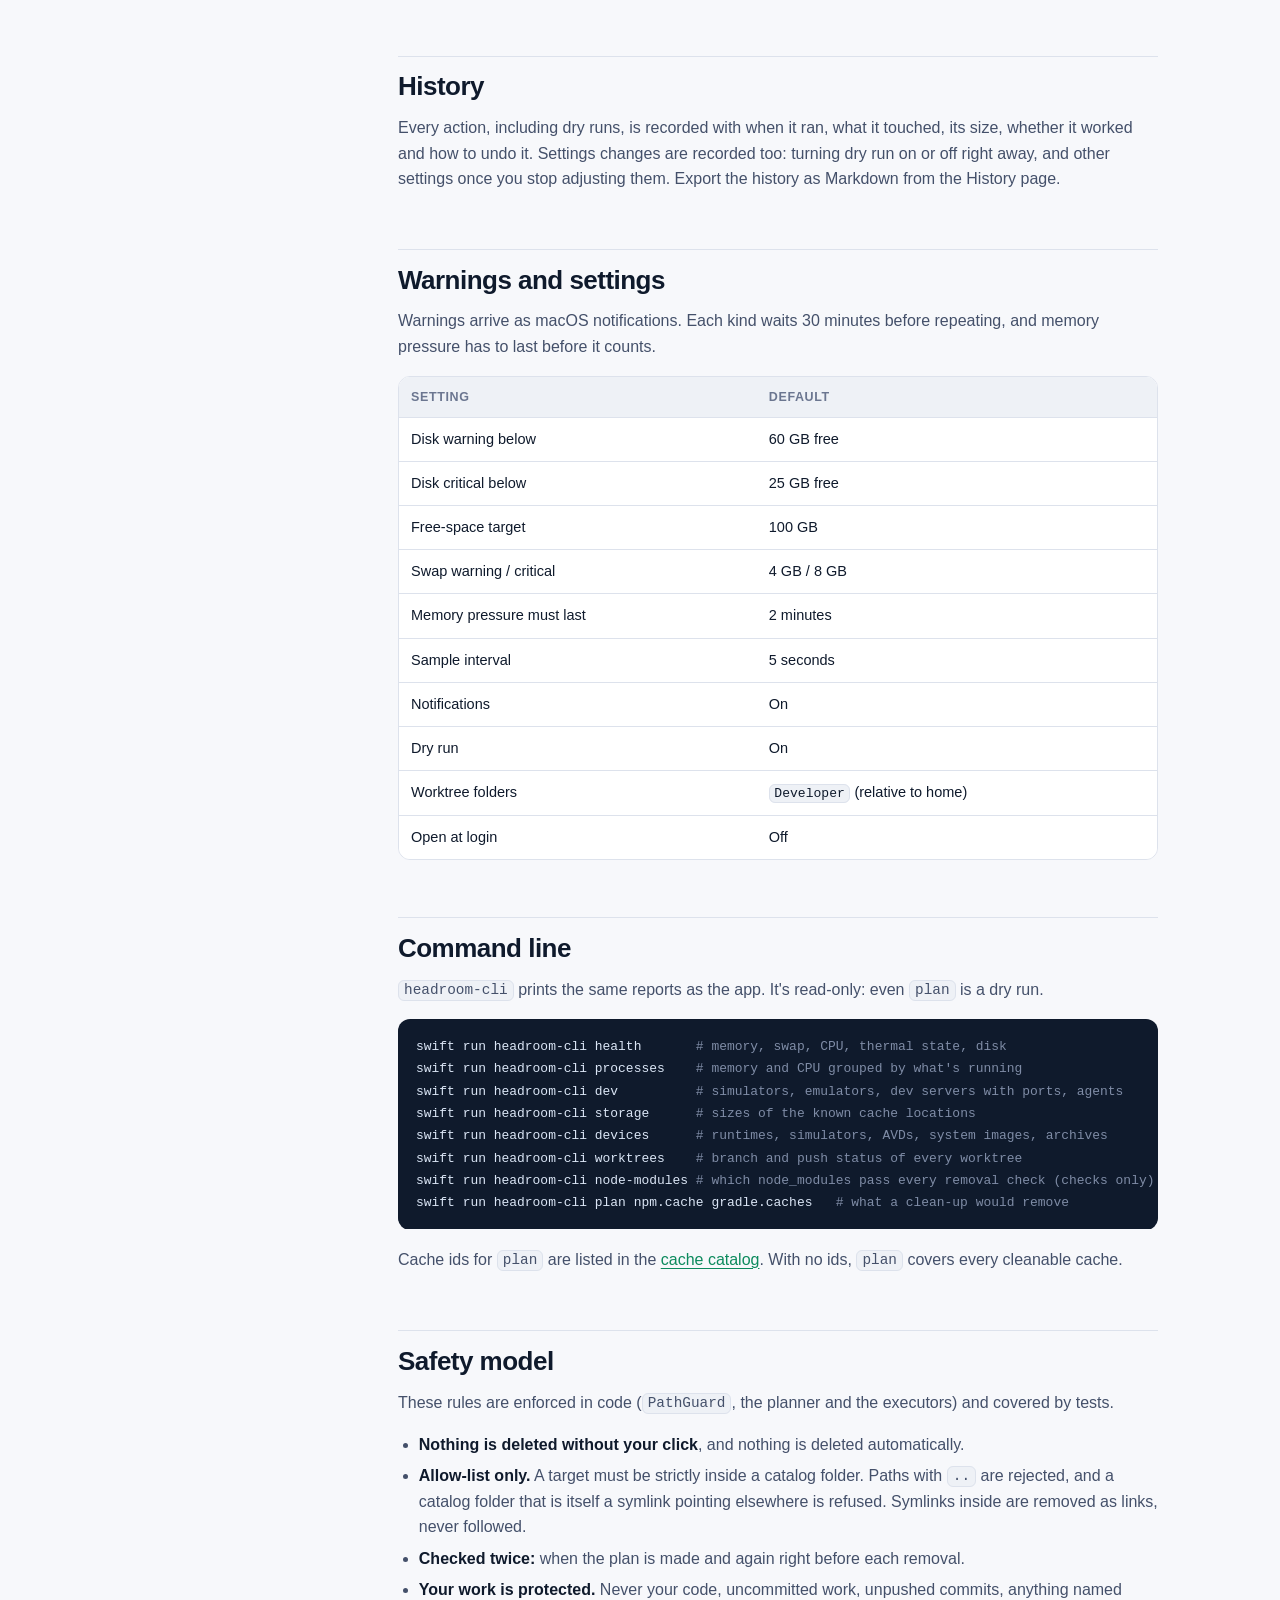
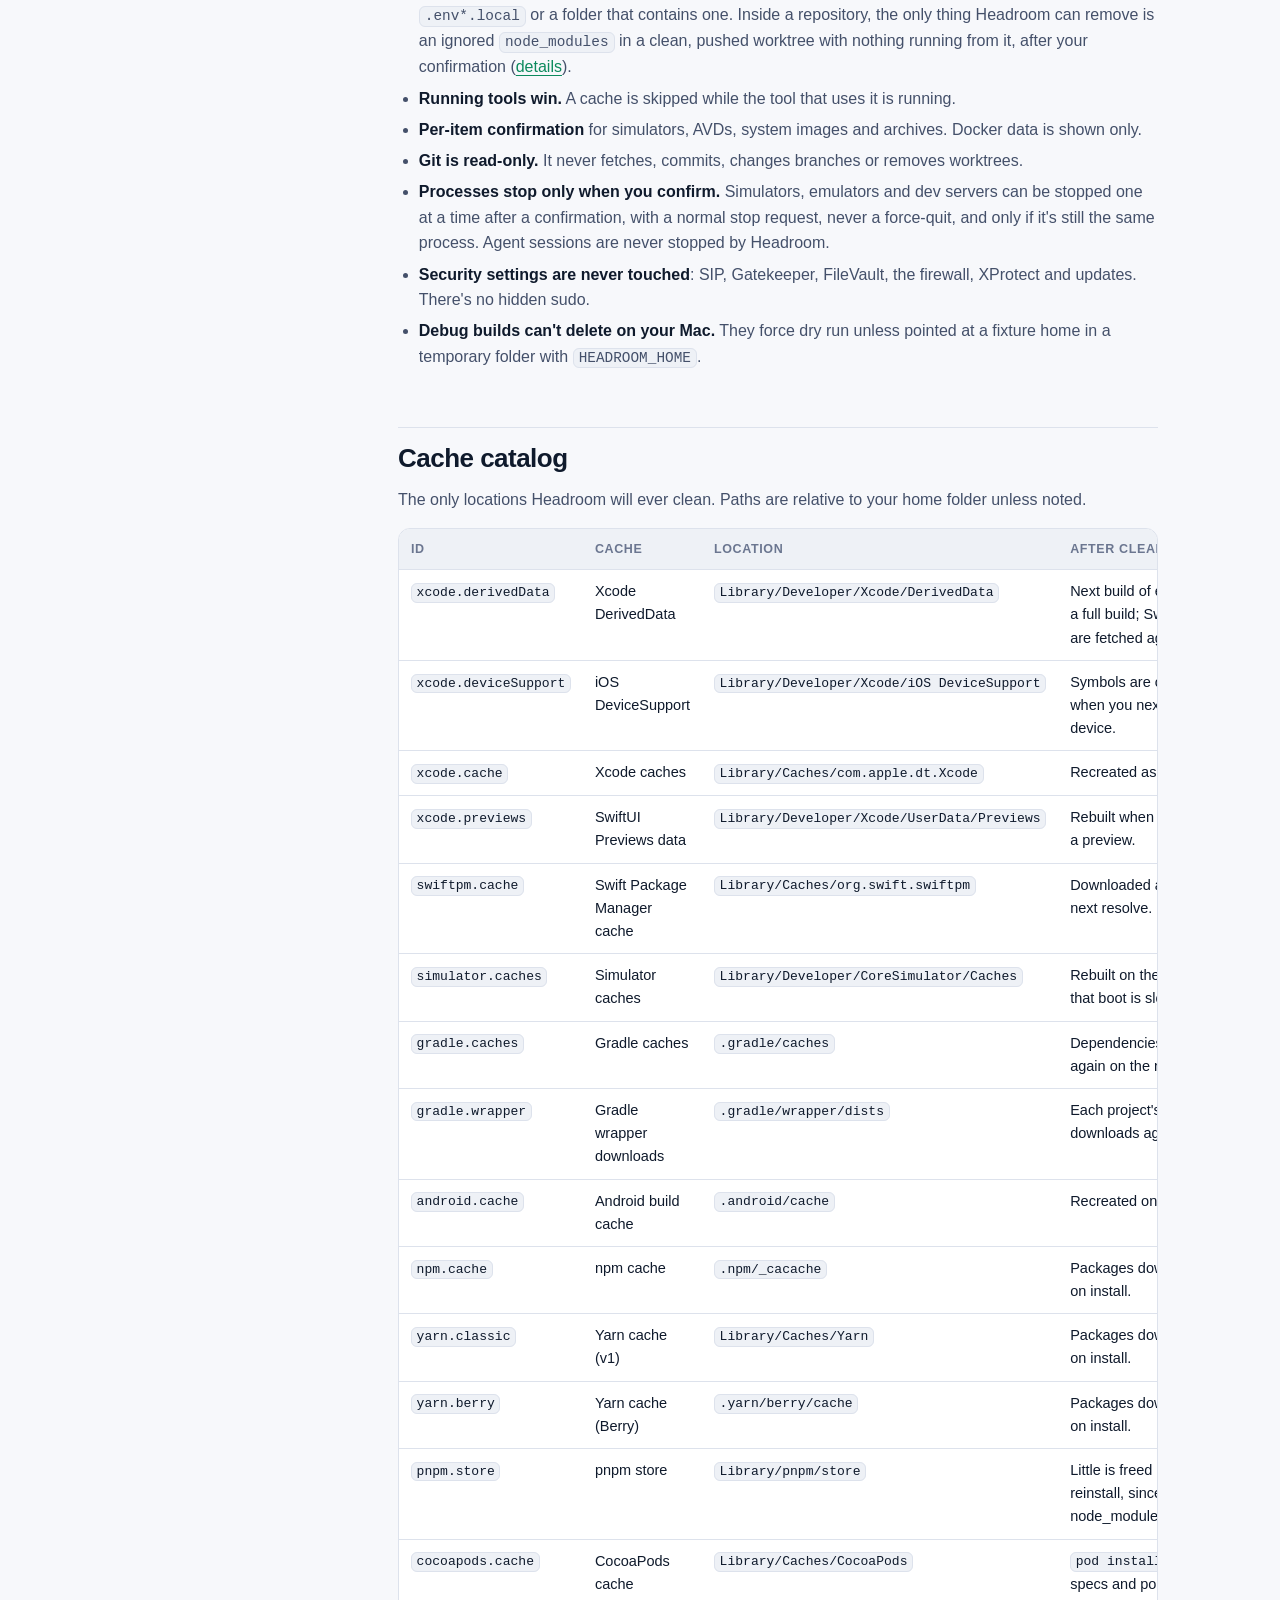
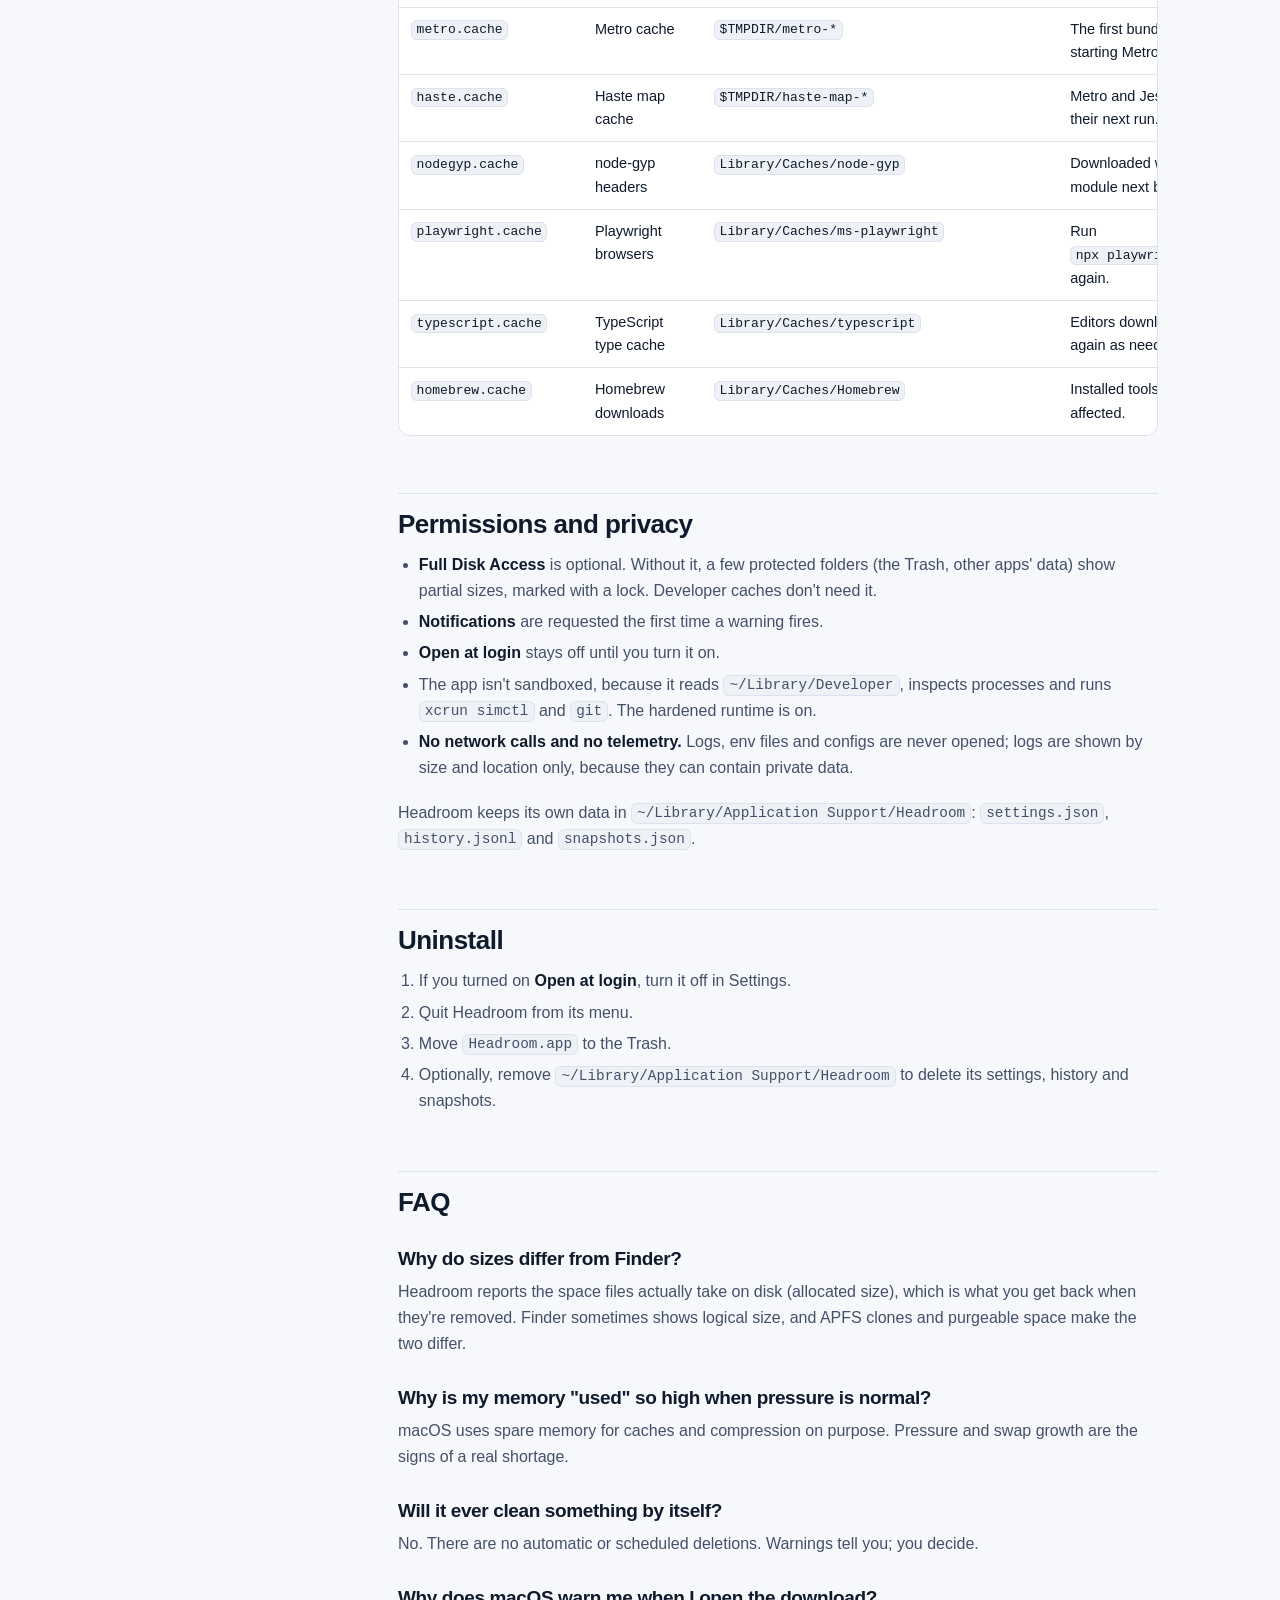
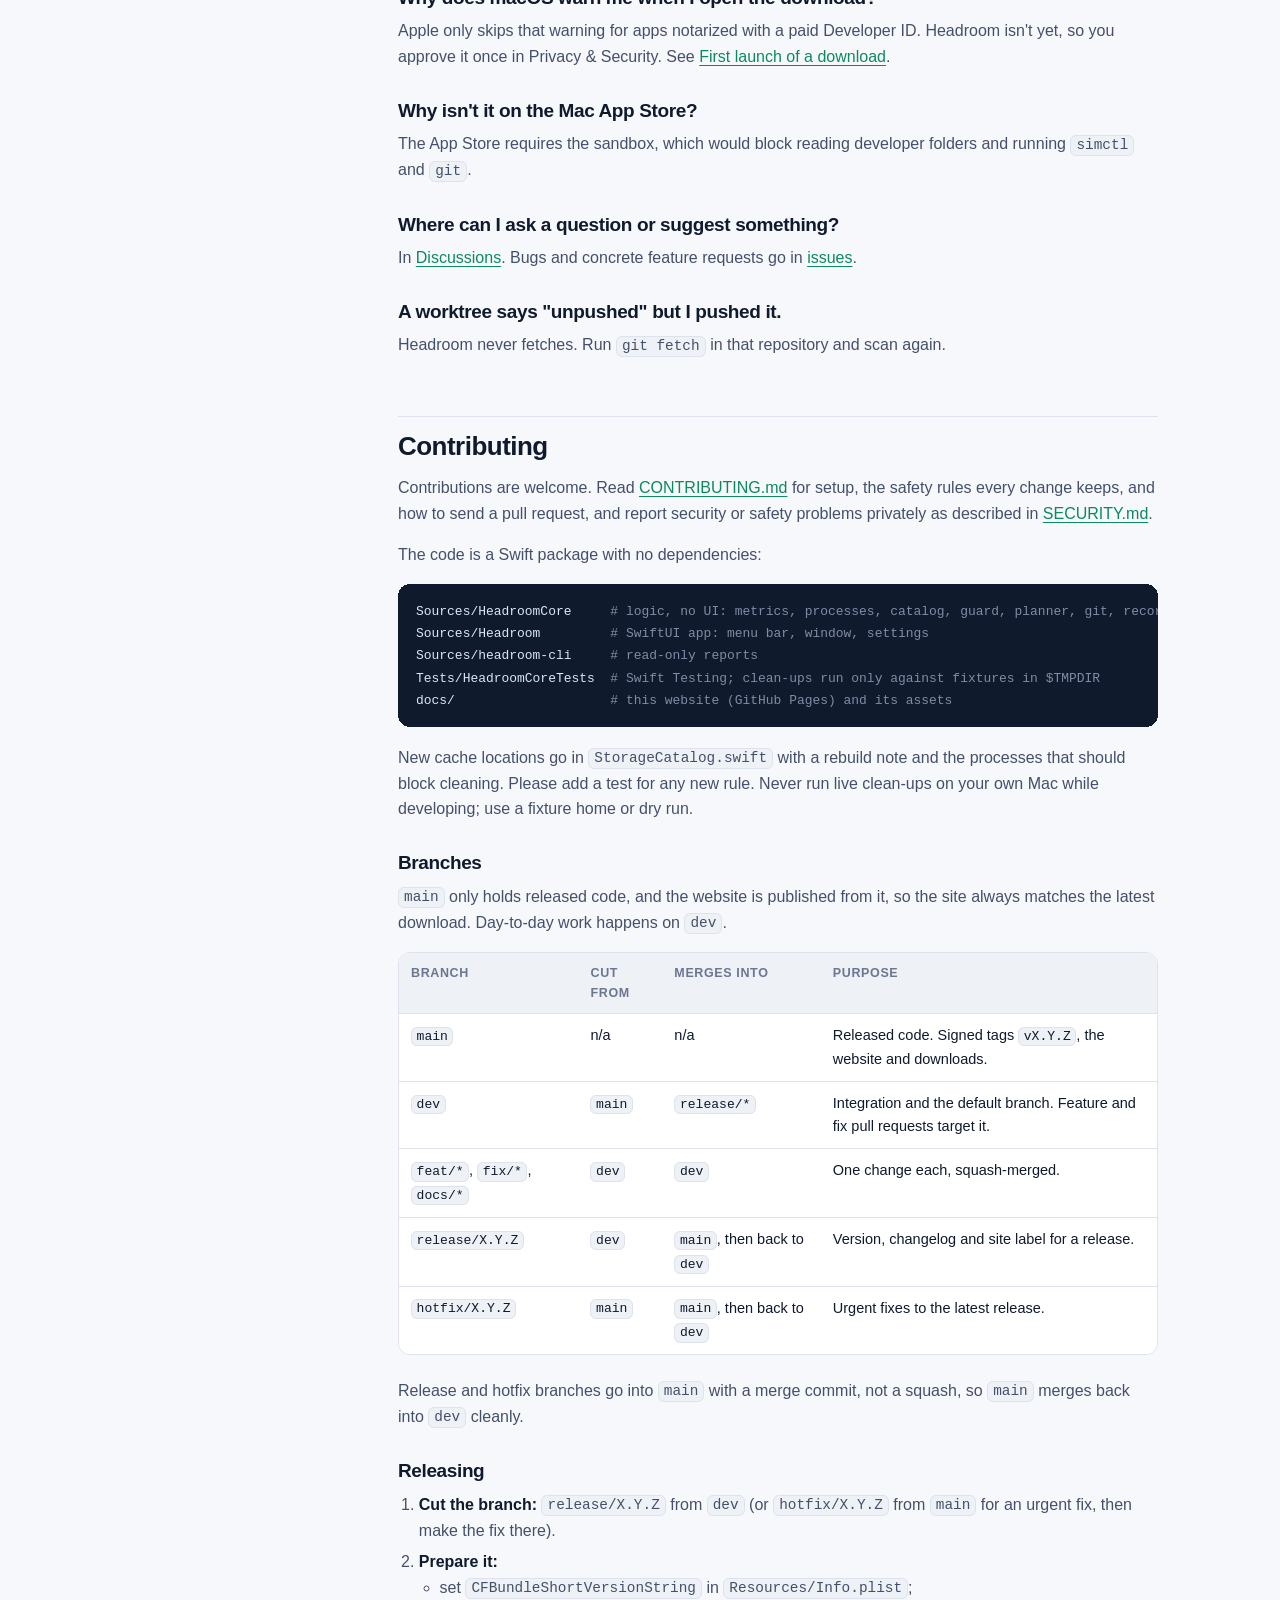
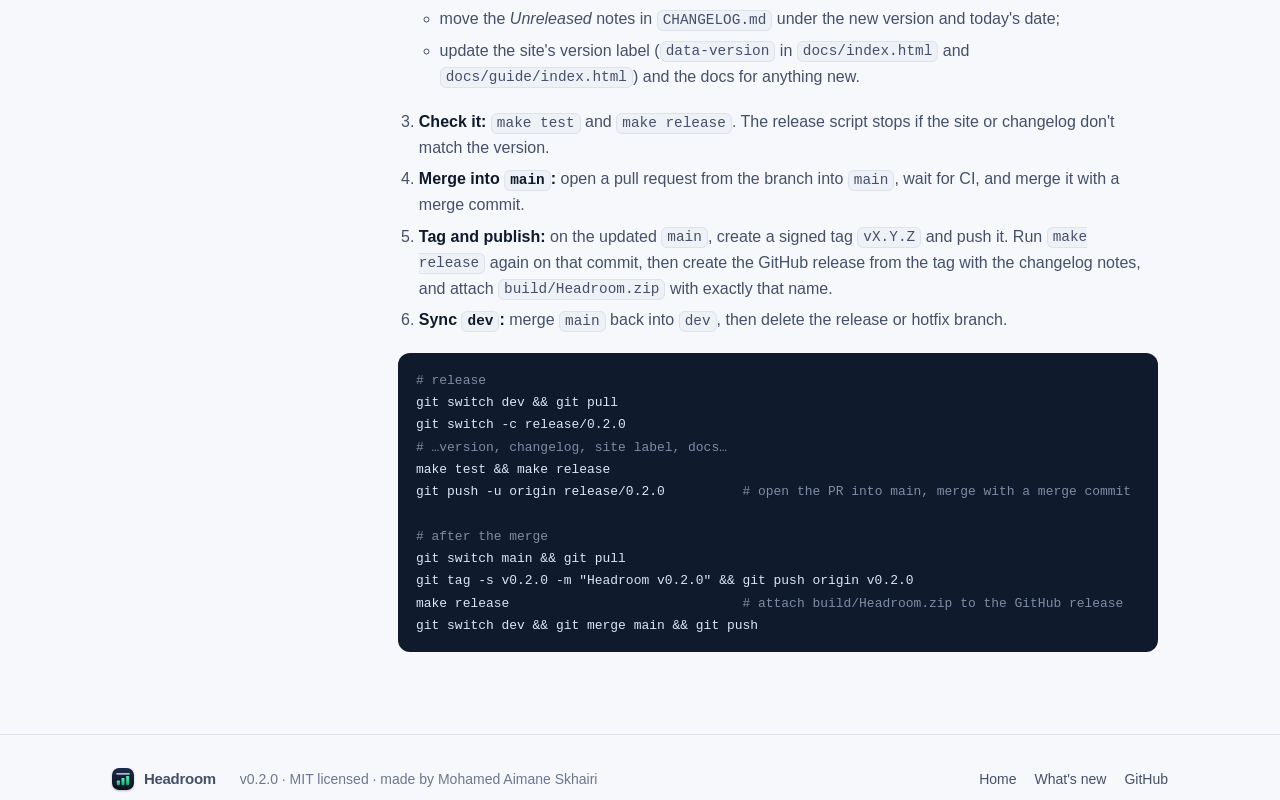
<file: docs/guide/index.html>
<!doctype html>
<html lang="en">
<head>
  <meta charset="utf-8">
  <meta name="viewport" content="width=device-width, initial-scale=1">
  <title>Headroom Guide</title>
  <meta name="description" content="How to install and use Headroom: live health, storage and safe clean-ups, simulators and devices, worktrees, snapshots, the CLI and the safety model.">
  <meta name="theme-color" content="#0a111f">
  <meta property="og:title" content="Headroom Guide">
  <meta property="og:description" content="Install Headroom and use every part of it: live health, safe clean-ups, simulators, worktrees, snapshots and the CLI.">
  <meta property="og:type" content="website">
  <meta property="og:url" content="https://medaimane.github.io/headroom/guide/">
  <meta property="og:image" content="https://medaimane.github.io/headroom/assets/social-preview.png">
  <meta property="og:image:width" content="1280">
  <meta property="og:image:height" content="640">
  <meta property="og:image:alt" content="Headroom app icon with the tagline: Keep your dev Mac fast.">
  <meta name="twitter:card" content="summary_large_image">
  <link rel="icon" href="../assets/mark.svg" type="image/svg+xml">
  <link rel="stylesheet" href="../assets/site.css">
</head>
<body>
  <header class="site-header">
    <div class="wrap">
      <a class="brand" href="../"><img src="../assets/mark.svg" alt="">Headroom</a>
      <nav class="nav" aria-label="Main">
        <div class="nav-links">
          <a class="hide-sm" href="../#features">Features</a>
          <a class="hide-sm" href="../#safety">Safety</a>
          <a class="hide-sm" href="../#faq">FAQ</a>
          <a href="./" aria-current="page">Guide</a>
        </div>
        <div class="nav-actions">
          <a class="nav-icon" href="https://github.com/medaimane/headroom" aria-label="Headroom on GitHub" title="GitHub"><svg viewBox="0 0 16 16" width="18" height="18" fill="currentColor" aria-hidden="true"><path d="M8 0C3.58 0 0 3.58 0 8c0 3.54 2.29 6.53 5.47 7.59.4.07.55-.17.55-.38 0-.19-.01-.82-.01-1.49-2.01.37-2.53-.49-2.69-.94-.09-.23-.48-.94-.82-1.13-.28-.15-.68-.52-.01-.53.63-.01 1.08.58 1.23.82.72 1.21 1.87.87 2.33.66.07-.52.28-.87.51-1.07-1.78-.2-3.64-.89-3.64-3.95 0-.87.31-1.59.82-2.15-.08-.2-.36-1.02.08-2.12 0 0 .67-.21 2.2.82.64-.18 1.32-.27 2-.27.68 0 1.36.09 2 .27 1.53-1.04 2.2-.82 2.2-.82.44 1.1.16 1.92.08 2.12.51.56.82 1.27.82 2.15 0 3.07-1.87 3.75-3.65 3.95.29.25.54.73.54 1.48 0 1.07-.01 1.93-.01 2.2 0 .21.15.46.55.38A8.013 8.013 0 0016 8c0-4.42-3.58-8-8-8z"/></svg></a>
          <a class="btn primary btn-sm nav-download" aria-label="Download Headroom" href="https://github.com/medaimane/headroom/releases/latest/download/Headroom.zip"><svg viewBox="0 0 24 24" width="16" height="16" fill="none" stroke="currentColor" stroke-width="2.4" stroke-linecap="round" stroke-linejoin="round" aria-hidden="true"><path d="M12 4v11"/><path d="M7 10l5 5 5-5"/><path d="M5 20h14"/></svg><span class="label">Download</span></a>
        </div>
      </nav>
    </div>
  </header>

  <div class="wrap doc">
    <aside class="toc" aria-label="On this page">
      <details>
        <summary>On this page</summary>
        <p>Start</p>
        <ul>
          <li><a href="#install">Install</a></li>
          <li><a href="#first-launch">First launch of a download</a></li>
          <li><a href="#first-run">First run</a></li>
        </ul>
        <p>Using Headroom</p>
        <ul>
          <li><a href="#menu-bar">Menu bar</a></li>
          <li><a href="#health">Health</a></li>
          <li><a href="#dev-environment">Dev environment</a></li>
          <li><a href="#storage">Storage and clean-up</a></li>
          <li><a href="#devices">Simulators and devices</a></li>
          <li><a href="#explore">Explore disk</a></li>
          <li><a href="#worktrees">Worktrees</a></li>
          <li><a href="#snapshots">Workload snapshots</a></li>
          <li><a href="#history">History</a></li>
          <li><a href="#settings">Warnings and settings</a></li>
          <li><a href="#cli">Command line</a></li>
        </ul>
        <p>Reference</p>
        <ul>
          <li><a href="#safety">Safety model</a></li>
          <li><a href="#caches">Cache catalog</a></li>
          <li><a href="#privacy">Permissions and privacy</a></li>
          <li><a href="#uninstall">Uninstall</a></li>
          <li><a href="#faq">FAQ</a></li>
          <li><a href="#contributing">Contributing</a></li>
          <li><a href="#branches">Branches</a></li>
          <li><a href="#releasing">Releasing</a></li>
        </ul>
      </details>
    </aside>

    <main class="prose">
      <h1>Headroom guide</h1>
      <p>Headroom is a menu bar app for macOS 14 and later. It reports freely and changes nothing until you review and confirm. This guide covers installing it, every part of the app, and the rules it follows.</p>
      <p class="fine">This guide describes Headroom <span class="version" data-version="0.2.0">v0.2.0</span>, the latest release. See <a href="https://github.com/medaimane/headroom/blob/main/CHANGELOG.md">what's new</a>; guides for older versions are in the <code>docs/</code> folder of each <a href="https://github.com/medaimane/headroom/tags">release tag</a>.</p>

      <h2 id="install">Install</h2>
      <p>Headroom runs on macOS 14 or later, on Apple silicon and Intel Macs. There are two ways to get it.</p>
      <h3>Download</h3>
      <ol>
        <li><a href="https://github.com/medaimane/headroom/releases/latest/download/Headroom.zip">Download Headroom.zip</a> from the latest <a href="https://github.com/medaimane/headroom/releases">release</a>.</li>
        <li>Unzip it and move <strong>Headroom</strong> to your Applications folder.</li>
        <li>Open it and follow <a href="#first-launch">First launch of a download</a> once.</li>
      </ol>
      <p>Headroom doesn't update itself (it makes no network calls). Check the releases page for new versions.</p>
      <h3>Build from source</h3>
      <p>You need Xcode 16 or later (for Swift 6). There are no other dependencies.</p>
<pre><code>git clone https://github.com/medaimane/headroom.git
cd headroom
make app                  <span class="c"># builds build/Headroom.app (release, signed to run locally)</span>
open build/Headroom.app
make install              <span class="c"># optional: copies the app to ~/Applications</span></code></pre>
      <p>A build you make yourself runs on your Mac without any Gatekeeper prompt.</p>
      <div class="table-wrap"><table>
        <thead><tr><th>Command</th><th>What it does</th></tr></thead>
        <tbody>
          <tr><td><code>make app</code></td><td>Release build of <code>build/Headroom.app</code>.</td></tr>
          <tr><td><code>make debug-app</code></td><td>Debug build. Clean-ups are always a dry run on your real home folder.</td></tr>
          <tr><td><code>make test</code></td><td>Runs the unit tests. Clean-up tests only touch fixture folders in <code>$TMPDIR</code>.</td></tr>
          <tr><td><code>make cli ARGS=storage</code></td><td>Runs a read-only command-line report.</td></tr>
          <tr><td><code>make install</code></td><td>Copies the app to <code>~/Applications</code>.</td></tr>
          <tr><td><code>make release</code></td><td>Universal, ad-hoc signed <code>build/Headroom.zip</code> and its SHA-256, for a GitHub release.</td></tr>
          <tr><td><code>make icon</code></td><td>Re-renders the app icon from <code>docs/assets/icon.svg</code>.</td></tr>
          <tr><td><code>make social</code></td><td>Re-renders the 1280×640 link preview image, <code>docs/assets/social-preview.png</code>.</td></tr>
          <tr><td><code>make site</code></td><td>Serves this website locally at <code>http://localhost:8765</code>.</td></tr>
        </tbody>
      </table></div>

      <h2 id="first-launch">First launch of a download</h2>
      <p>The downloaded app is signed, but not notarized by Apple: notarization needs a paid Apple Developer account, which this project doesn't have yet. macOS therefore asks you to approve Headroom once.</p>
      <ol>
        <li>Open Headroom. macOS says it can't verify that the app is free of malware. Click <strong>Done</strong> (not <em>Move to Trash</em>).</li>
        <li>Open <strong>System Settings ▸ Privacy &amp; Security</strong> and scroll to <strong>Security</strong>. Next to "Headroom was blocked to protect your Mac", click <strong>Open Anyway</strong>.</li>
        <li>Confirm with your password or Touch ID, then click <strong>Open Anyway</strong> once more.</li>
      </ol>
      <p>After that, Headroom opens normally.</p>
      <div class="callout warn"><p><strong>Only approve a copy you trust.</strong> Download it from this site or the GitHub releases page, and if you like, compare its checksum with the one in the release notes: <code>shasum -a 256 ~/Downloads/Headroom.zip</code>. The source is open, so you can also <a href="#install">build it yourself</a> instead.</p></div>

      <h2 id="first-run">First run</h2>
      <ol>
        <li>Open Headroom. It has no Dock icon; look for the bars icon in the menu bar. On a crowded menu bar it can hide behind the notch.</li>
        <li>Click it for the quick view, then <strong>Open Headroom</strong> for the full window.</li>
        <li>Go to <strong>Storage</strong>. The first visit scans your developer caches; <strong>Rescan</strong> refreshes them.</li>
        <li>Pick some caches and click <strong>Review clean-up…</strong>. Dry run is on, so the first run only simulates.</li>
        <li>When you trust what you see, turn off dry run in <strong>Settings ▸ Clean-up</strong>. Every clean-up still needs your confirmation.</li>
      </ol>

      <h2 id="menu-bar">Menu bar</h2>
      <p>The menu bar icon is the Headroom mark: three bars under a ceiling. It gains an outlined <strong>!</strong> badge when disk, memory pressure, swap or temperature needs attention and a filled one when it's critical, and it shows free disk space when disk is the problem. The quick view has free disk, memory pressure, swap, CPU and thermal state, plus the groups using the most memory. The <strong>ⓘ</strong> button opens <strong>About Headroom</strong>, which shows the version you're running; Settings shows it too.</p>

      <h2 id="health">Health</h2>
      <p>Headroom samples the system every 5 seconds (you can change this) and keeps an hour of charts.</p>
      <ul>
        <li><strong>Memory pressure</strong> is the signal macOS itself uses. "Used memory" alone is misleading, because macOS fills spare memory with caches on purpose.</li>
        <li><strong>Swap</strong> growing while you work means memory is short: something is being pushed to disk.</li>
        <li><strong>Thermal state</strong> shows when the Mac is slowing itself down to cool off.</li>
        <li><strong>Disk free</strong> is shown with and without purgeable space.</li>
      </ul>
      <h3>Grouped processes</h3>
      <p>Processes are grouped by what you're running: iOS Simulator, Android emulator, Claude Code agents, the Claude app, Metro, Next.js, builds and tests (Nx, Jest, TypeScript, ESLint, Playwright…), other Node, Watchman, Gradle, Xcode, IDEs, Docker and VMs, browsers, and system. Agents, Metro and Next.js are split by project folder, so each worktree gets its own row.</p>
      <div class="callout"><p>To recognise Metro or Next.js, Headroom looks at a process's command line. It's used only for that and is never stored or shown. Some system processes can't be read without admin rights; Headroom counts them instead of asking for a password.</p></div>

      <h2 id="dev-environment">Dev environment</h2>
      <p>What's running for development right now, refreshed every few seconds while the page is open:</p>
      <ul>
        <li><strong>iOS simulators</strong> that are booted, with the memory all simulator processes use together;</li>
        <li><strong>Android emulators</strong>, with their console port (<code>emulator-5554</code>);</li>
        <li><strong>dev servers and the ports they listen on</strong>, such as Metro on 8081 or Next.js on 3000, with their project folder. Ports are read from your own processes with macOS's process information; Headroom reads no traffic;</li>
        <li><strong>Claude Code agent sessions</strong>, one row per worktree.</li>
      </ul>
      <h3>Stopping something</h3>
      <p>Simulators, emulators and dev servers have a <strong>Stop…</strong> (or <strong>Shut down…</strong>) button. Each needs its own confirmation, which shows what stops and how to start it again. Headroom only ever asks politely:</p>
      <ul>
        <li>a simulator gets <code>xcrun simctl shutdown</code>, a normal shutdown;</li>
        <li>an emulator gets <code>adb emu kill</code> when the Android SDK's <code>adb</code> is installed, otherwise a normal stop request;</li>
        <li>a dev server gets a normal stop request (SIGTERM), so it can clean up.</li>
      </ul>
      <p>It never force-quits, never stops other users' or macOS processes, and checks right before stopping that the process is still the same one (a new process that reused the ID is never touched). <strong>Agent sessions are shown but can't be stopped from Headroom</strong>, so no agent loses work; stop one from its own terminal. Every stop is recorded in History, and dry run applies.</p>

      <h2 id="storage">Storage and clean-up</h2>
      <p>The Storage page shows free space against your target (100 GB by default) and the size of every location in the <a href="#caches">cache catalog</a>. Locations marked <em>info only</em> (Trash, Logs, all app caches, Claude Code data) are shown so you know where space goes, but Headroom never cleans them.</p>
      <h3>How a clean-up works</h3>
      <ol>
        <li><strong>Pick</strong> one or more caches.</li>
        <li><strong>Review</strong>: Headroom builds a plan that lists each folder, its size and how it rebuilds. Caches whose tool is running are skipped with the reason (for example DerivedData while <code>xcodebuild</code> runs, or Metro's cache while Metro runs).</li>
        <li><strong>Confirm</strong>: each target is checked again right before it's removed. Anything that changed in between is skipped.</li>
        <li><strong>Record</strong>: the result goes into <a href="#history">History</a> with how to undo it.</li>
      </ol>
      <div class="callout warn"><p><strong>Cache clean-ups can't be undone</strong>, but the tools rebuild them. The cost is time: the next Xcode build is a full build, the next Gradle or npm install downloads again, and so on. The review screen says exactly what to expect.</p></div>
      <h3>Docker</h3>
      <p>If Docker is installed and running, Headroom shows images, containers, volumes and build cache with what's reclaimable. Docker data is shown only; clean it with Docker's own tools.</p>

      <h2 id="devices">Simulators and devices</h2>
      <p>These are bigger than caches and not rebuilt for you, so each one is removed only after its own confirmation.</p>
      <div class="table-wrap"><table>
        <thead><tr><th>Item</th><th>How it's removed</th><th>How to get it back</th></tr></thead>
        <tbody>
          <tr><td>Simulator runtime</td><td><code>xcrun simctl runtime delete</code></td><td>Download it again in Xcode ▸ Settings ▸ Components.</td></tr>
          <tr><td>Simulator device</td><td><code>xcrun simctl delete</code>, including its apps and data</td><td>Create it again in Xcode ▸ Devices and Simulators.</td></tr>
          <tr><td>Android AVD</td><td>Moved to the Trash (the <code>.avd</code> folder and its <code>.ini</code>)</td><td>Put it back from the Trash.</td></tr>
          <tr><td>Android system image</td><td>Moved to the Trash</td><td>Put it back, or reinstall in Android Studio ▸ SDK Manager.</td></tr>
          <tr><td>Xcode archive</td><td>Moved to the Trash</td><td>Put it back. Archives hold the dSYMs for crash reports of shipped builds.</td></tr>
        </tbody>
      </table></div>
      <p>A running simulator can't be deleted, and AVDs can't be removed while an Android emulator runs. Simulator devices whose runtime is missing are flagged, because they can't boot anyway. AVD settings files are never opened; AVDs are listed by folder name and size.</p>

      <h2 id="explore">Explore disk</h2>
      <p>A read-only, size-sorted drill-down of your home folder. Use it to find what the catalog doesn't cover. Explore never deletes anything; use <strong>Show in Finder</strong> if you decide to act on something yourself.</p>

      <h2 id="worktrees">Worktrees</h2>
      <p>Headroom finds every git repository under the folders you choose (<code>~/Developer</code> by default) and lists each worktree with:</p>
      <ul>
        <li>branch, upstream and last commit date,</li>
        <li>the number of uncommitted changes (file names are never kept),</li>
        <li>commits not on any remote branch,</li>
        <li><code>node_modules</code> and Nx cache size, filled in after the git pass.</li>
      </ul>
      <p>Git runs with <code>--no-optional-locks</code> and never fetches, commits or changes branches, so push status is as of your last fetch.</p>
      <h3 id="remove-node-modules">Removing node_modules</h3>
      <p><code>node_modules</code> folders are often the biggest thing on a JavaScript developer's disk, and the package manager can rebuild them. Headroom can remove one worktree's <code>node_modules</code> at a time: click <strong>Remove…</strong> on its row, or right-click it. The button appears only when the last scan says it's safe; otherwise the row says <strong>Keep</strong>, with the reason on hover.</p>
      <p>Right before removing, Headroom checks everything again on the live state:</p>
      <ul>
        <li>the worktree has no uncommitted changes (including new, untracked files) and no unpushed commits;</li>
        <li>git ignores <code>node_modules</code> and tracks no files inside it;</li>
        <li><code>node_modules</code> is a real folder, not a symlink, and holds no <code>.env*.local</code> file;</li>
        <li>no running process has its working folder in the worktree or runs a program from its <code>node_modules</code> (stop Metro, Next.js, tests or agent sessions there first);</li>
        <li>the worktree is inside your home folder.</li>
      </ul>
      <p>Only <code>&lt;worktree&gt;/node_modules</code> is removed: never your code, <code>.git</code>, other folders or the worktree itself. To bring it back, run the install command Headroom shows (<code>yarn install</code>, <code>pnpm install</code>, <code>bun install</code> or <code>npm install</code>, based on the lockfile). Every removal is recorded in History, and dry run applies.</p>

      <h2 id="snapshots">Workload snapshots</h2>
      <p>Name a workload (for example "1 sim + 1 emu + Metro + Next + 2 agents"), click <strong>Start recording</strong>, work as usual, then <strong>Stop and save</strong>. Headroom keeps the peaks: memory used, worst memory pressure, swap growth, CPU, thermal state, and how many devices and agent sessions were running. Over time this tells you what your Mac can carry before it starts swapping.</p>

      <h2 id="history">History</h2>
      <p>Every action, including dry runs, is recorded with when it ran, what it touched, its size, whether it worked and how to undo it. Settings changes are recorded too: turning dry run on or off right away, and other settings once you stop adjusting them. Export the history as Markdown from the History page.</p>

      <h2 id="settings">Warnings and settings</h2>
      <p>Warnings arrive as macOS notifications. Each kind waits 30 minutes before repeating, and memory pressure has to last before it counts.</p>
      <div class="table-wrap"><table>
        <thead><tr><th>Setting</th><th>Default</th></tr></thead>
        <tbody>
          <tr><td>Disk warning below</td><td>60 GB free</td></tr>
          <tr><td>Disk critical below</td><td>25 GB free</td></tr>
          <tr><td>Free-space target</td><td>100 GB</td></tr>
          <tr><td>Swap warning / critical</td><td>4 GB / 8 GB</td></tr>
          <tr><td>Memory pressure must last</td><td>2 minutes</td></tr>
          <tr><td>Sample interval</td><td>5 seconds</td></tr>
          <tr><td>Notifications</td><td>On</td></tr>
          <tr><td>Dry run</td><td>On</td></tr>
          <tr><td>Worktree folders</td><td><code>Developer</code> (relative to home)</td></tr>
          <tr><td>Open at login</td><td>Off</td></tr>
        </tbody>
      </table></div>

      <h2 id="cli">Command line</h2>
      <p><code>headroom-cli</code> prints the same reports as the app. It's read-only: even <code>plan</code> is a dry run.</p>
<pre><code>swift run headroom-cli health       <span class="c"># memory, swap, CPU, thermal state, disk</span>
swift run headroom-cli processes    <span class="c"># memory and CPU grouped by what's running</span>
swift run headroom-cli dev          <span class="c"># simulators, emulators, dev servers with ports, agents</span>
swift run headroom-cli storage      <span class="c"># sizes of the known cache locations</span>
swift run headroom-cli devices      <span class="c"># runtimes, simulators, AVDs, system images, archives</span>
swift run headroom-cli worktrees    <span class="c"># branch and push status of every worktree</span>
swift run headroom-cli node-modules <span class="c"># which node_modules pass every removal check (checks only)</span>
swift run headroom-cli plan npm.cache gradle.caches   <span class="c"># what a clean-up would remove</span></code></pre>
      <p>Cache ids for <code>plan</code> are listed in the <a href="#caches">cache catalog</a>. With no ids, <code>plan</code> covers every cleanable cache.</p>

      <h2 id="safety">Safety model</h2>
      <p>These rules are enforced in code (<code>PathGuard</code>, the planner and the executors) and covered by tests.</p>
      <ul>
        <li><strong>Nothing is deleted without your click</strong>, and nothing is deleted automatically.</li>
        <li><strong>Allow-list only.</strong> A target must be strictly inside a catalog folder. Paths with <code>..</code> are rejected, and a catalog folder that is itself a symlink pointing elsewhere is refused. Symlinks inside are removed as links, never followed.</li>
        <li><strong>Checked twice:</strong> when the plan is made and again right before each removal.</li>
        <li><strong>Your work is protected.</strong> Never your code, uncommitted work, unpushed commits, anything named <code>.env*.local</code> or a folder that contains one. Inside a repository, the only thing Headroom can remove is an ignored <code>node_modules</code> in a clean, pushed worktree with nothing running from it, after your confirmation (<a href="#remove-node-modules">details</a>).</li>
        <li><strong>Running tools win.</strong> A cache is skipped while the tool that uses it is running.</li>
        <li><strong>Per-item confirmation</strong> for simulators, AVDs, system images and archives. Docker data is shown only.</li>
        <li><strong>Git is read-only.</strong> It never fetches, commits, changes branches or removes worktrees.</li>
        <li><strong>Processes stop only when you confirm.</strong> Simulators, emulators and dev servers can be stopped one at a time after a confirmation, with a normal stop request, never a force-quit, and only if it's still the same process. Agent sessions are never stopped by Headroom.</li>
        <li><strong>Security settings are never touched</strong>: SIP, Gatekeeper, FileVault, the firewall, XProtect and updates. There's no hidden sudo.</li>
        <li><strong>Debug builds can't delete on your Mac.</strong> They force dry run unless pointed at a fixture home in a temporary folder with <code>HEADROOM_HOME</code>.</li>
      </ul>

      <h2 id="caches">Cache catalog</h2>
      <p>The only locations Headroom will ever clean. Paths are relative to your home folder unless noted.</p>
      <div class="table-wrap"><table>
        <thead><tr><th>Id</th><th>Cache</th><th>Location</th><th>After cleaning</th></tr></thead>
        <tbody>
          <tr><td><code>xcode.derivedData</code></td><td>Xcode DerivedData</td><td><code>Library/Developer/Xcode/DerivedData</code></td><td>Next build of each project is a full build; Swift packages are fetched again.</td></tr>
          <tr><td><code>xcode.deviceSupport</code></td><td>iOS DeviceSupport</td><td><code>Library/Developer/Xcode/iOS DeviceSupport</code></td><td>Symbols are copied again when you next connect a device.</td></tr>
          <tr><td><code>xcode.cache</code></td><td>Xcode caches</td><td><code>Library/Caches/com.apple.dt.Xcode</code></td><td>Recreated as you work.</td></tr>
          <tr><td><code>xcode.previews</code></td><td>SwiftUI Previews data</td><td><code>Library/Developer/Xcode/UserData/Previews</code></td><td>Rebuilt when you next open a preview.</td></tr>
          <tr><td><code>swiftpm.cache</code></td><td>Swift Package Manager cache</td><td><code>Library/Caches/org.swift.swiftpm</code></td><td>Downloaded again on the next resolve.</td></tr>
          <tr><td><code>simulator.caches</code></td><td>Simulator caches</td><td><code>Library/Developer/CoreSimulator/Caches</code></td><td>Rebuilt on the next boot; that boot is slower.</td></tr>
          <tr><td><code>gradle.caches</code></td><td>Gradle caches</td><td><code>.gradle/caches</code></td><td>Dependencies download again on the next build.</td></tr>
          <tr><td><code>gradle.wrapper</code></td><td>Gradle wrapper downloads</td><td><code>.gradle/wrapper/dists</code></td><td>Each project's Gradle downloads again.</td></tr>
          <tr><td><code>android.cache</code></td><td>Android build cache</td><td><code>.android/cache</code></td><td>Recreated on the next build.</td></tr>
          <tr><td><code>npm.cache</code></td><td>npm cache</td><td><code>.npm/_cacache</code></td><td>Packages download again on install.</td></tr>
          <tr><td><code>yarn.classic</code></td><td>Yarn cache (v1)</td><td><code>Library/Caches/Yarn</code></td><td>Packages download again on install.</td></tr>
          <tr><td><code>yarn.berry</code></td><td>Yarn cache (Berry)</td><td><code>.yarn/berry/cache</code></td><td>Packages download again on install.</td></tr>
          <tr><td><code>pnpm.store</code></td><td>pnpm store</td><td><code>Library/pnpm/store</code></td><td>Little is freed until projects reinstall, since node_modules link into it.</td></tr>
          <tr><td><code>cocoapods.cache</code></td><td>CocoaPods cache</td><td><code>Library/Caches/CocoaPods</code></td><td><code>pod install</code> downloads specs and pods again.</td></tr>
          <tr><td><code>metro.cache</code></td><td>Metro cache</td><td><code>$TMPDIR/metro-*</code></td><td>The first bundle after starting Metro is slower.</td></tr>
          <tr><td><code>haste.cache</code></td><td>Haste map cache</td><td><code>$TMPDIR/haste-map-*</code></td><td>Metro and Jest rebuild it on their next run.</td></tr>
          <tr><td><code>nodegyp.cache</code></td><td>node-gyp headers</td><td><code>Library/Caches/node-gyp</code></td><td>Downloaded when a native module next builds.</td></tr>
          <tr><td><code>playwright.cache</code></td><td>Playwright browsers</td><td><code>Library/Caches/ms-playwright</code></td><td>Run <code>npx playwright install</code> again.</td></tr>
          <tr><td><code>typescript.cache</code></td><td>TypeScript type cache</td><td><code>Library/Caches/typescript</code></td><td>Editors download types again as needed.</td></tr>
          <tr><td><code>homebrew.cache</code></td><td>Homebrew downloads</td><td><code>Library/Caches/Homebrew</code></td><td>Installed tools aren't affected.</td></tr>
        </tbody>
      </table></div>

      <h2 id="privacy">Permissions and privacy</h2>
      <ul>
        <li><strong>Full Disk Access</strong> is optional. Without it, a few protected folders (the Trash, other apps' data) show partial sizes, marked with a lock. Developer caches don't need it.</li>
        <li><strong>Notifications</strong> are requested the first time a warning fires.</li>
        <li><strong>Open at login</strong> stays off until you turn it on.</li>
        <li>The app isn't sandboxed, because it reads <code>~/Library/Developer</code>, inspects processes and runs <code>xcrun simctl</code> and <code>git</code>. The hardened runtime is on.</li>
        <li><strong>No network calls and no telemetry.</strong> Logs, env files and configs are never opened; logs are shown by size and location only, because they can contain private data.</li>
      </ul>
      <p>Headroom keeps its own data in <code>~/Library/Application Support/Headroom</code>: <code>settings.json</code>, <code>history.jsonl</code> and <code>snapshots.json</code>.</p>

      <h2 id="uninstall">Uninstall</h2>
      <ol>
        <li>If you turned on <strong>Open at login</strong>, turn it off in Settings.</li>
        <li>Quit Headroom from its menu.</li>
        <li>Move <code>Headroom.app</code> to the Trash.</li>
        <li>Optionally, remove <code>~/Library/Application Support/Headroom</code> to delete its settings, history and snapshots.</li>
      </ol>

      <h2 id="faq">FAQ</h2>
      <h3>Why do sizes differ from Finder?</h3>
      <p>Headroom reports the space files actually take on disk (allocated size), which is what you get back when they're removed. Finder sometimes shows logical size, and APFS clones and purgeable space make the two differ.</p>
      <h3>Why is my memory "used" so high when pressure is normal?</h3>
      <p>macOS uses spare memory for caches and compression on purpose. Pressure and swap growth are the signs of a real shortage.</p>
      <h3>Will it ever clean something by itself?</h3>
      <p>No. There are no automatic or scheduled deletions. Warnings tell you; you decide.</p>
      <h3>Why does macOS warn me when I open the download?</h3>
      <p>Apple only skips that warning for apps notarized with a paid Developer ID. Headroom isn't yet, so you approve it once in Privacy &amp; Security. See <a href="#first-launch">First launch of a download</a>.</p>
      <h3>Why isn't it on the Mac App Store?</h3>
      <p>The App Store requires the sandbox, which would block reading developer folders and running <code>simctl</code> and <code>git</code>.</p>
      <h3>Where can I ask a question or suggest something?</h3>
      <p>In <a href="https://github.com/medaimane/headroom/discussions">Discussions</a>. Bugs and concrete feature requests go in <a href="https://github.com/medaimane/headroom/issues/new/choose">issues</a>.</p>
      <h3>A worktree says "unpushed" but I pushed it.</h3>
      <p>Headroom never fetches. Run <code>git fetch</code> in that repository and scan again.</p>

      <h2 id="contributing">Contributing</h2>
      <p>Contributions are welcome. Read <a href="https://github.com/medaimane/headroom/blob/main/CONTRIBUTING.md">CONTRIBUTING.md</a> for setup, the safety rules every change keeps, and how to send a pull request, and report security or safety problems privately as described in <a href="https://github.com/medaimane/headroom/blob/main/SECURITY.md">SECURITY.md</a>.</p>
      <p>The code is a Swift package with no dependencies:</p>
<pre><code>Sources/HeadroomCore     <span class="c"># logic, no UI: metrics, processes, catalog, guard, planner, git, records</span>
Sources/Headroom         <span class="c"># SwiftUI app: menu bar, window, settings</span>
Sources/headroom-cli     <span class="c"># read-only reports</span>
Tests/HeadroomCoreTests  <span class="c"># Swift Testing; clean-ups run only against fixtures in $TMPDIR</span>
docs/                    <span class="c"># this website (GitHub Pages) and its assets</span></code></pre>
      <p>New cache locations go in <code>StorageCatalog.swift</code> with a rebuild note and the processes that should block cleaning. Please add a test for any new rule. Never run live clean-ups on your own Mac while developing; use a fixture home or dry run.</p>
      <h3 id="branches">Branches</h3>
      <p><code>main</code> only holds released code, and the website is published from it, so the site always matches the latest download. Day-to-day work happens on <code>dev</code>.</p>
      <div class="table-wrap"><table>
        <thead><tr><th>Branch</th><th>Cut from</th><th>Merges into</th><th>Purpose</th></tr></thead>
        <tbody>
          <tr><td><code>main</code></td><td>n/a</td><td>n/a</td><td>Released code. Signed tags <code>vX.Y.Z</code>, the website and downloads.</td></tr>
          <tr><td><code>dev</code></td><td><code>main</code></td><td><code>release/*</code></td><td>Integration and the default branch. Feature and fix pull requests target it.</td></tr>
          <tr><td><code>feat/*</code>, <code>fix/*</code>, <code>docs/*</code></td><td><code>dev</code></td><td><code>dev</code></td><td>One change each, squash-merged.</td></tr>
          <tr><td><code>release/X.Y.Z</code></td><td><code>dev</code></td><td><code>main</code>, then back to <code>dev</code></td><td>Version, changelog and site label for a release.</td></tr>
          <tr><td><code>hotfix/X.Y.Z</code></td><td><code>main</code></td><td><code>main</code>, then back to <code>dev</code></td><td>Urgent fixes to the latest release.</td></tr>
        </tbody>
      </table></div>
      <p>Release and hotfix branches go into <code>main</code> with a merge commit, not a squash, so <code>main</code> merges back into <code>dev</code> cleanly.</p>

      <h3 id="releasing">Releasing</h3>
      <ol>
        <li><strong>Cut the branch:</strong> <code>release/X.Y.Z</code> from <code>dev</code> (or <code>hotfix/X.Y.Z</code> from <code>main</code> for an urgent fix, then make the fix there).</li>
        <li><strong>Prepare it:</strong>
          <ul>
            <li>set <code>CFBundleShortVersionString</code> in <code>Resources/Info.plist</code>;</li>
            <li>move the <em>Unreleased</em> notes in <code>CHANGELOG.md</code> under the new version and today's date;</li>
            <li>update the site's version label (<code>data-version</code> in <code>docs/index.html</code> and <code>docs/guide/index.html</code>) and the docs for anything new.</li>
          </ul>
        </li>
        <li><strong>Check it:</strong> <code>make test</code> and <code>make release</code>. The release script stops if the site or changelog don't match the version.</li>
        <li><strong>Merge into <code>main</code>:</strong> open a pull request from the branch into <code>main</code>, wait for CI, and merge it with a merge commit.</li>
        <li><strong>Tag and publish:</strong> on the updated <code>main</code>, create a signed tag <code>vX.Y.Z</code> and push it. Run <code>make release</code> again on that commit, then create the GitHub release from the tag with the changelog notes, and attach <code>build/Headroom.zip</code> with exactly that name.</li>
        <li><strong>Sync <code>dev</code>:</strong> merge <code>main</code> back into <code>dev</code>, then delete the release or hotfix branch.</li>
      </ol>
<pre><code><span class="c"># release</span>
git switch dev &amp;&amp; git pull
git switch -c release/0.2.0
<span class="c"># …version, changelog, site label, docs…</span>
make test &amp;&amp; make release
git push -u origin release/0.2.0          <span class="c"># open the PR into main, merge with a merge commit</span>

<span class="c"># after the merge</span>
git switch main &amp;&amp; git pull
git tag -s v0.2.0 -m "Headroom v0.2.0" &amp;&amp; git push origin v0.2.0
make release                              <span class="c"># attach build/Headroom.zip to the GitHub release</span>
git switch dev &amp;&amp; git merge main &amp;&amp; git push</code></pre>

    </main>
  </div>

  <footer class="site-footer">
    <div class="wrap">
      <a class="brand" href="../"><img src="../assets/mark.svg" alt="">Headroom</a>
      <span><span class="version" data-version="0.2.0">v0.2.0</span> · MIT licensed · made by Mohamed Aimane Skhairi</span>
      <nav aria-label="Footer">
        <a href="../">Home</a>
        <a href="https://github.com/medaimane/headroom/blob/main/CHANGELOG.md">What's new</a>
        <a href="https://github.com/medaimane/headroom">GitHub</a>
      </nav>
    </div>
  </footer>

  <script>
    // Keep the table of contents open on wide screens; on phones it's collapsed and closes after a tap.
    (() => {
      const details = document.querySelector('.toc details');
      const wide = matchMedia('(min-width: 960px)');
      const sync = () => { details.open = wide.matches; };
      sync();
      wide.addEventListener('change', sync);
      details.addEventListener('click', e => { if (e.target.closest('a') && !wide.matches) details.open = false; });
    })();

    // Highlight the section you're reading in the table of contents.
    (() => {
      const links = [...document.querySelectorAll('.toc a[href^="#"]')];
      const byId = new Map(links.map(a => [a.getAttribute('href').slice(1), a]));
      const sections = [...byId.keys()].map(id => document.getElementById(id)).filter(Boolean);
      if (!('IntersectionObserver' in window) || !sections.length) return;
      const visible = new Set();
      const update = () => {
        const current = sections.find(s => visible.has(s.id));
        links.forEach(a => a.classList.toggle('active', Boolean(current) && byId.get(current.id) === a));
      };
      const observer = new IntersectionObserver(entries => {
        entries.forEach(e => e.isIntersecting ? visible.add(e.target.id) : visible.delete(e.target.id));
        update();
      }, { rootMargin: '-70px 0px -65% 0px' });
      sections.forEach(s => observer.observe(s));
    })();
  </script>
</body>
</html>
</file>
<file: docs/assets/site.css>
/* Headroom site. No build step, no web fonts, no trackers. */

:root {
  --ink: #0f1a2c;
  --ink-2: #44506a;
  --ink-3: #6b7690;
  --bg: #f7f8fb;
  --surface: #ffffff;
  --surface-2: #eef1f6;
  --line: #dde2ec;
  --mint: #12a571;
  --mint-strong: #0c8a5d;
  --mint-soft: #e3f7ee;
  --sky: #2f86c8;
  --amber: #c98a12;
  --red: #d64541;
  --night: #0a111f;
  --night-2: #1c2b47;
  --code-bg: #0f1a2c;
  --code-ink: #dbe6f6;
  --radius: 14px;
  --shadow: 0 1px 2px rgb(15 26 44 / 0.06), 0 8px 24px rgb(15 26 44 / 0.06);
  --max: 1120px;
  color-scheme: light;
}

@media (prefers-color-scheme: dark) {
  :root:not([data-theme="light"]) {
    --ink: #e8eef8;
    --ink-2: #b3bfd3;
    --ink-3: #8794ac;
    --bg: #0a111f;
    --surface: #111b2e;
    --surface-2: #17233a;
    --line: #24324d;
    --mint: #3ddc97;
    --mint-strong: #5cf0b2;
    --mint-soft: #10382c;
    --sky: #7dd3fc;
    --amber: #f5b53d;
    --red: #f0605d;
    --code-bg: #060b15;
    --shadow: 0 1px 2px rgb(0 0 0 / 0.3), 0 8px 24px rgb(0 0 0 / 0.25);
    color-scheme: dark;
  }
}

:root[data-theme="dark"] {
  --ink: #e8eef8;
  --ink-2: #b3bfd3;
  --ink-3: #8794ac;
  --bg: #0a111f;
  --surface: #111b2e;
  --surface-2: #17233a;
  --line: #24324d;
  --mint: #3ddc97;
  --mint-strong: #5cf0b2;
  --mint-soft: #10382c;
  --sky: #7dd3fc;
  --amber: #f5b53d;
  --red: #f0605d;
  --code-bg: #060b15;
  --shadow: 0 1px 2px rgb(0 0 0 / 0.3), 0 8px 24px rgb(0 0 0 / 0.25);
  color-scheme: dark;
}

* { box-sizing: border-box; }

html { -webkit-text-size-adjust: 100%; scroll-padding-top: 80px; }

body {
  margin: 0;
  background: var(--bg);
  color: var(--ink);
  font: 16px/1.6 -apple-system, BlinkMacSystemFont, "SF Pro Text", "Segoe UI", "Helvetica Neue", Helvetica, Arial, sans-serif;
  -webkit-font-smoothing: antialiased;
}

a { color: var(--mint-strong); text-underline-offset: 3px; }
a:hover { color: var(--mint); }
img, svg { max-width: 100%; }
h1, h2, h3 { line-height: 1.15; letter-spacing: -0.02em; margin: 0 0 0.5em; }
p { margin: 0 0 1em; }

code, pre, kbd {
  font-family: ui-monospace, "SF Mono", SFMono-Regular, Menlo, Consolas, monospace;
  font-size: 0.9em;
}
:not(pre) > code {
  background: var(--surface-2);
  border: 1px solid var(--line);
  border-radius: 6px;
  padding: 0.1em 0.35em;
  overflow-wrap: anywhere;
}
pre {
  background: var(--code-bg);
  color: var(--code-ink);
  border-radius: 12px;
  padding: 16px 18px;
  overflow-x: auto;
  line-height: 1.55;
  margin: 0 0 1.2em;
}
pre .c { color: #7f8ca6; }

.wrap { max-width: var(--max); margin: 0 auto; padding: 0 16px; }
@media (min-width: 720px) { .wrap { padding: 0 32px; } }

/* Header */
.site-header {
  position: sticky; top: 0; z-index: 10;
  background: color-mix(in srgb, var(--bg) 85%, transparent);
  backdrop-filter: saturate(180%) blur(14px);
  -webkit-backdrop-filter: saturate(180%) blur(14px);
  border-bottom: 1px solid var(--line);
}
.site-header .wrap { display: flex; align-items: center; gap: 16px; height: 64px; }
.brand { display: inline-flex; align-items: center; gap: 10px; color: var(--ink); text-decoration: none; font-weight: 700; font-size: 18px; letter-spacing: -0.02em; }
.brand:hover { color: var(--ink); }
.brand img { width: 30px; height: 30px; border-radius: 7px; box-shadow: 0 1px 2px rgb(10 17 31 / 0.25); }
.nav { margin-left: auto; display: flex; align-items: center; gap: 6px; }
.nav-links { display: flex; align-items: center; gap: 2px; }
.nav-links a {
  position: relative; color: var(--ink-2); text-decoration: none;
  padding: 7px 12px; border-radius: 9px; font-size: 15px; font-weight: 500;
  transition: color 0.15s, background-color 0.15s;
}
.nav-links a:hover { color: var(--ink); background: var(--surface-2); }
.nav-links a[aria-current="page"] { color: var(--ink); }
.nav-links a[aria-current="page"]::after {
  content: ""; position: absolute; left: 12px; right: 12px; bottom: -13px; height: 2px;
  border-radius: 2px; background: var(--mint);
}
.nav-actions { display: flex; align-items: center; gap: 8px; padding-left: 12px; margin-left: 6px; border-left: 1px solid var(--line); }
.nav-icon { display: inline-grid; place-items: center; width: 36px; height: 36px; border-radius: 9px; color: var(--ink-2); transition: color 0.15s, background-color 0.15s; }
.nav-icon:hover { color: var(--ink); background: var(--surface-2); }
.btn.btn-sm { padding: 7px 14px; font-size: 14px; border-radius: 9px; gap: 6px; }
.nav-actions > * { flex: none; }
.nav-actions svg { max-width: none; }
@media (max-width: 640px) {
  .nav .hide-sm { display: none; }
  .nav-actions { padding-left: 8px; margin-left: 2px; gap: 4px; }
  .nav-links a { padding: 7px 8px; }
}
.brand { flex: none; }
.nav { min-width: 0; }
@media (max-width: 440px) {
  .nav-download { padding: 0; width: 36px; height: 36px; justify-content: center; }
  .nav-download .label { display: none; }
  .nav-download svg { width: 18px; height: 18px; }
}

/* Buttons */
.btn {
  display: inline-flex; align-items: center; gap: 8px;
  padding: 11px 18px; border-radius: 10px;
  font-weight: 600; font-size: 15px; text-decoration: none;
  border: 1px solid var(--line); background: var(--surface); color: var(--ink);
}
.btn { transition: background-color 0.15s, border-color 0.15s, transform 0.15s; }
.btn:hover { color: var(--ink); border-color: var(--ink-3); }
.btn:active { transform: translateY(1px); }
.btn svg { flex: none; }
.btn.primary { background: var(--mint); border-color: var(--mint); color: #04150e; }
.btn.primary:hover { background: var(--mint-strong); border-color: var(--mint-strong); color: #04150e; }

/* Hero */
.hero { padding: 64px 0 40px; }
.hero .wrap { display: grid; gap: 48px; align-items: center; }
@media (min-width: 960px) { .hero .wrap { grid-template-columns: 1.05fr 0.95fr; } .hero { padding: 88px 0 64px; } }
.eyebrow { display: inline-flex; align-items: center; gap: 8px; font-size: 13px; font-weight: 600; color: var(--mint-strong); background: var(--mint-soft); padding: 4px 10px; border-radius: 99px; margin-bottom: 18px; }
a.eyebrow { text-decoration: none; padding: 4px 12px 4px 4px; border: 1px solid color-mix(in srgb, var(--mint) 30%, transparent); transition: border-color 0.15s; }
a.eyebrow:hover { color: var(--mint-strong); border-color: var(--mint); }
.eyebrow-tag { background: var(--mint); color: #04150e; border-radius: 99px; padding: 1px 8px; font-size: 12px; font-weight: 700; }
.hero h1 { font-size: clamp(38px, 6vw, 60px); font-weight: 800; letter-spacing: -0.035em; }
.hero h1 .room { color: var(--mint); }
.lede { font-size: clamp(17px, 2vw, 20px); color: var(--ink-2); max-width: 36em; }
.cta { display: flex; flex-wrap: wrap; gap: 12px; margin: 28px 0 14px; }
.fine { font-size: 14px; color: var(--ink-3); }

/* Menu bar mock */
.mock {
  position: relative;
  background: linear-gradient(160deg, var(--night-2), var(--night));
  border-radius: 22px;
  padding: 0 0 28px;
  box-shadow: 0 30px 60px -20px rgb(10 17 31 / 0.45);
  overflow: hidden;
}
.mock-bar { display: flex; justify-content: flex-end; align-items: center; gap: 14px; height: 30px; padding: 0 14px; background: rgb(255 255 255 / 0.08); color: #e8eef8; font-size: 12.5px; }
.mock-panel {
  --mp-bg: rgb(246 248 252 / 0.96);
  --mp-ink: #0f1a2c;
  --mp-ink-2: #5b667e;
  --mp-line: rgb(15 26 44 / 0.1);
  --mp-btn: rgb(15 26 44 / 0.07);
  width: min(340px, calc(100% - 32px));
  margin: 10px 16px 0 auto;
  background: var(--mp-bg);
  color: var(--mp-ink);
  border-radius: 12px;
  padding: 14px;
  font-size: 13px;
  line-height: 1.35;
  box-shadow: 0 12px 30px rgb(0 0 0 / 0.35), 0 0 0 0.5px rgb(0 0 0 / 0.2);
  -webkit-backdrop-filter: blur(20px);
  backdrop-filter: blur(20px);
}
.mock-panel .sd { width: 9px; height: 9px; border-radius: 50%; background: #2fb36d; display: inline-block; }
.mock-panel hr { border: 0; border-top: 1px solid var(--mp-line); margin: 10px 0; }
.mp-head { display: flex; justify-content: space-between; align-items: center; margin-bottom: 10px; }
.mp-head b { font-size: 14px; }
.mp-head span { display: inline-flex; align-items: center; gap: 6px; font-size: 11.5px; color: var(--mp-ink-2); }
.mp-grid { display: grid; grid-template-columns: 9px auto 1fr; align-items: center; column-gap: 10px; row-gap: 5px; }
.mp-grid span:nth-of-type(2n+1) { color: var(--mp-ink-2); }
.mp-grid span:nth-of-type(2n) { text-align: right; font-variant-numeric: tabular-nums; }
.mp-sub { display: flex; justify-content: space-between; font-size: 11.5px; color: var(--mp-ink-2); margin-bottom: 6px; }
.mp-groups { display: grid; gap: 5px; }
.mp-group { display: grid; grid-template-columns: 18px 1fr auto; align-items: center; gap: 8px; }
.mp-group svg { width: 15px; height: 15px; justify-self: center; }
.mp-group span:last-child { color: var(--mp-ink-2); font-variant-numeric: tabular-nums; }
.mp-foot { display: flex; align-items: center; gap: 10px; }
.mp-foot svg { width: 16px; height: 16px; color: var(--mp-ink-2); }
.mp-spacer { flex: 1; }
.mp-btn { background: var(--mp-btn); border-radius: 6px; padding: 3px 10px; font-size: 12.5px; box-shadow: 0 0.5px 1px rgb(0 0 0 / 0.15); }
.mock-bar svg { width: 17px; height: 17px; }

@media (prefers-color-scheme: dark) {
  :root:not([data-theme="light"]) .mock-panel {
    --mp-bg: rgb(36 40 50 / 0.94); --mp-ink: #eef2f8; --mp-ink-2: #a4adbf; --mp-line: rgb(255 255 255 / 0.1); --mp-btn: rgb(255 255 255 / 0.12);
  }
}
:root[data-theme="dark"] .mock-panel {
  --mp-bg: rgb(36 40 50 / 0.94); --mp-ink: #eef2f8; --mp-ink-2: #a4adbf; --mp-line: rgb(255 255 255 / 0.1); --mp-btn: rgb(255 255 255 / 0.12);
}

/* Sections */
section.band { padding: 64px 0; }
section.band.alt { background: var(--surface); border-top: 1px solid var(--line); border-bottom: 1px solid var(--line); }
.section-head { max-width: 680px; margin-bottom: 36px; }
.section-head h2 { font-size: clamp(28px, 4vw, 38px); font-weight: 750; }
.section-head p { color: var(--ink-2); font-size: 18px; }

.grid { display: grid; gap: 16px; grid-template-columns: 1fr; }
@media (min-width: 640px) { .grid { grid-template-columns: repeat(2, 1fr); } }
@media (min-width: 960px) { .grid.three { grid-template-columns: repeat(3, 1fr); } }
.card { background: var(--surface); border: 1px solid var(--line); border-radius: var(--radius); padding: 20px; box-shadow: var(--shadow); }
.alt .card { background: var(--bg); box-shadow: none; }
.card h3 { font-size: 18px; margin-bottom: 6px; display: flex; align-items: center; gap: 10px; }
.card p { color: var(--ink-2); margin: 0; font-size: 15px; }
.icon { width: 34px; height: 34px; border-radius: 9px; display: inline-grid; place-items: center; background: var(--mint-soft); color: var(--mint-strong); flex: none; }
.icon svg { width: 18px; height: 18px; }

.chips { display: flex; flex-wrap: wrap; gap: 8px; }
.chip { border: 1px solid var(--line); background: var(--surface); border-radius: 99px; padding: 6px 12px; font-size: 14px; color: var(--ink-2); }

.rules { list-style: none; padding: 0; margin: 0; display: grid; gap: 12px; }
@media (min-width: 760px) { .rules { grid-template-columns: repeat(2, 1fr); } }
.rules li { display: flex; gap: 12px; align-items: flex-start; background: var(--bg); border: 1px solid var(--line); border-radius: 12px; padding: 14px 16px; }
.rules li svg { flex: none; width: 20px; height: 20px; color: var(--mint); margin-top: 2px; }
.rules b { display: block; }
.rules span { color: var(--ink-2); font-size: 15px; }

.split { display: grid; gap: 32px; align-items: start; }
@media (min-width: 900px) { .split { grid-template-columns: 1fr 1fr; } }

.steps { counter-reset: step; list-style: none; padding: 0; margin: 0; }
.steps li { counter-increment: step; position: relative; padding-left: 44px; margin-bottom: 18px; }
.steps li::before { content: counter(step); position: absolute; left: 0; top: 0; width: 30px; height: 30px; border-radius: 50%; background: var(--mint-soft); color: var(--mint-strong); font-weight: 700; display: grid; place-items: center; font-size: 14px; }

.site-footer { border-top: 1px solid var(--line); padding: 32px 0 48px; color: var(--ink-3); font-size: 14px; }
.site-footer .wrap { display: flex; flex-wrap: wrap; gap: 12px 24px; align-items: center; }
.site-footer .brand { font-size: 15px; }
.site-footer .brand img { width: 22px; height: 22px; }
.site-footer nav { margin-left: auto; display: flex; gap: 18px; }
.site-footer a { color: var(--ink-2); text-decoration: none; }
.site-footer a:hover { color: var(--ink); }

/* Guide layout */
.doc { display: grid; gap: 32px; padding-top: 32px; padding-bottom: 64px; }
@media (min-width: 960px) { .doc { grid-template-columns: 230px minmax(0, 1fr); gap: 56px; padding-top: 48px; } }
.toc { font-size: 14.5px; }
@media (min-width: 960px) { .toc { position: sticky; top: 84px; align-self: start; max-height: calc(100vh - 100px); overflow-y: auto; } }
.toc details { background: var(--surface); border: 1px solid var(--line); border-radius: 12px; padding: 10px 14px; }
@media (min-width: 960px) { .toc details { background: none; border: 0; padding: 0; } .toc summary { display: none; } }
.toc summary { cursor: pointer; font-weight: 600; }
.toc p { font-size: 12px; text-transform: uppercase; letter-spacing: 0.06em; color: var(--ink-3); font-weight: 700; margin: 16px 0 6px; }
.toc ul { list-style: none; padding: 0; margin: 0; }
.toc a { display: block; color: var(--ink-2); text-decoration: none; padding: 4px 10px; border-radius: 7px; border-left: 2px solid transparent; }
.toc a:hover { color: var(--ink); background: var(--surface-2); }
.toc a.active { color: var(--mint-strong); border-left-color: var(--mint); background: var(--mint-soft); }

.prose { max-width: 760px; min-width: 0; }
.prose h1 { font-size: clamp(32px, 5vw, 44px); font-weight: 800; }
.prose h2 { font-size: 26px; margin-top: 2.2em; padding-top: 0.6em; border-top: 1px solid var(--line); }
.prose h3 { font-size: 19px; margin-top: 1.6em; }
.prose p, .prose li { color: var(--ink-2); }
.prose strong { color: var(--ink); }
.prose ul, .prose ol { padding-left: 1.3em; margin: 0 0 1.2em; }
.prose li { margin-bottom: 0.35em; }

.callout { border: 1px solid var(--line); border-left: 4px solid var(--mint); background: var(--surface); border-radius: 10px; padding: 12px 16px; margin: 0 0 1.4em; }
.callout.warn { border-left-color: var(--amber); }
.callout p:last-child { margin: 0; }

.table-wrap { overflow-x: auto; margin: 0 0 1.4em; border: 1px solid var(--line); border-radius: 12px; }
table { border-collapse: collapse; width: 100%; font-size: 14.5px; background: var(--surface); }
th, td { text-align: left; padding: 10px 12px; border-bottom: 1px solid var(--line); vertical-align: top; }
th { font-size: 12.5px; text-transform: uppercase; letter-spacing: 0.05em; color: var(--ink-3); background: var(--surface-2); }
tr:last-child td { border-bottom: 0; }
td code { white-space: nowrap; }

/* FAQ */
.faq { max-width: 820px; display: grid; gap: 10px; }
.faq details { background: var(--bg); border: 1px solid var(--line); border-radius: 12px; transition: border-color 0.15s; }
.faq details[open] { border-color: color-mix(in srgb, var(--mint) 45%, var(--line)); }
.faq summary {
  list-style: none; cursor: pointer; display: flex; justify-content: space-between; align-items: center; gap: 16px;
  padding: 16px 18px; font-weight: 600; font-size: 16.5px; color: var(--ink);
}
.faq summary::-webkit-details-marker { display: none; }
.faq summary::after {
  content: ""; flex: none; width: 9px; height: 9px; margin-right: 4px;
  border-right: 2px solid var(--ink-3); border-bottom: 2px solid var(--ink-3);
  transform: rotate(45deg) translateY(-3px); transition: transform 0.2s;
}
.faq details[open] summary::after { transform: rotate(-135deg) translateY(-2px); }
.faq summary:hover { color: var(--mint-strong); }
.faq details p { margin: 0; padding: 0 18px 18px; color: var(--ink-2); font-size: 15.5px; max-width: 70ch; }

:focus-visible { outline: 3px solid var(--sky); outline-offset: 2px; border-radius: 6px; }
@media (prefers-reduced-motion: no-preference) { html { scroll-behavior: smooth; } }
</file>
